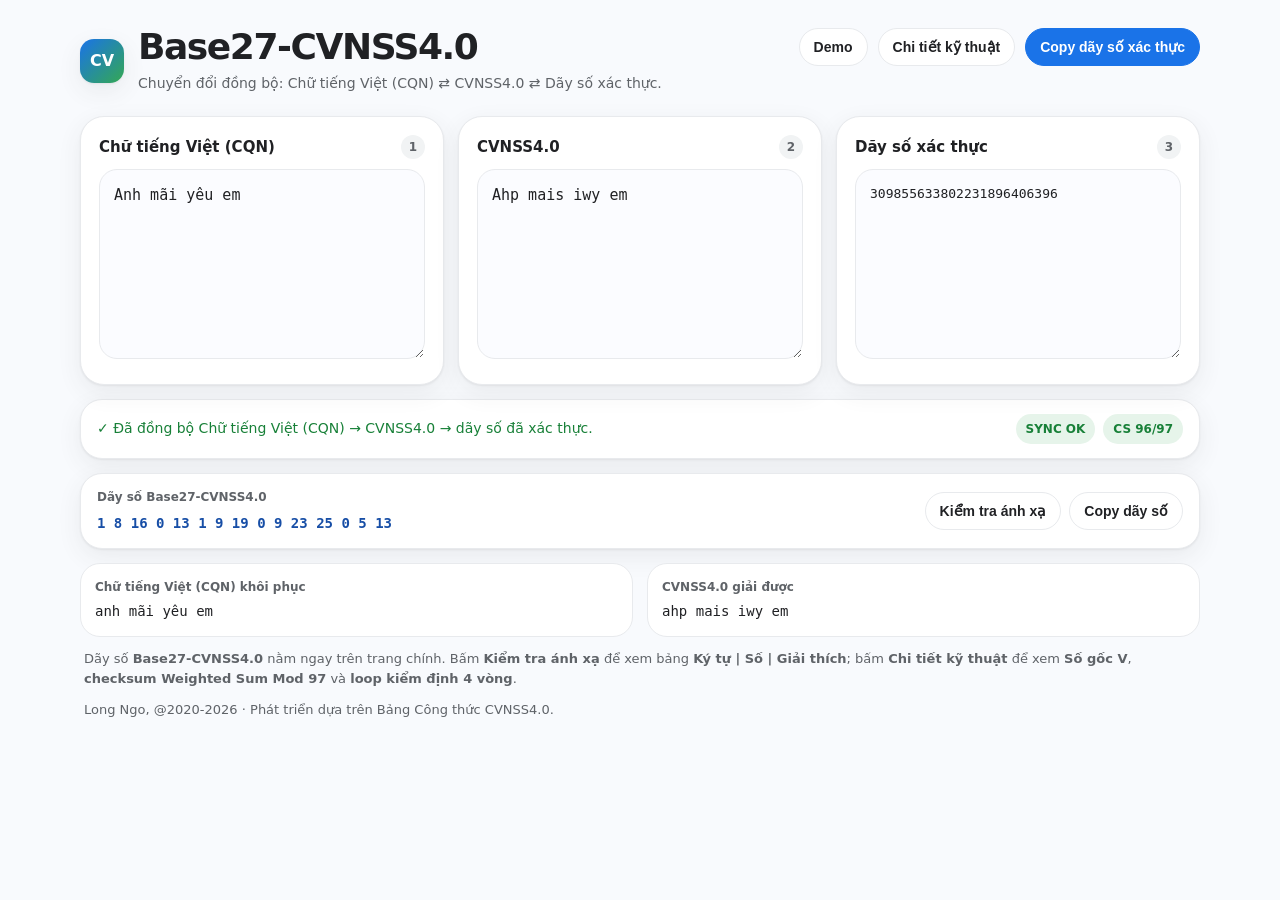
<file: index.html>
<!DOCTYPE html>
<html lang="vi">
<head>
  <meta charset="UTF-8" />
  <meta name="viewport" content="width=device-width, initial-scale=1.0" />
  <title>Base27-CVNSS4.0 · Dãy số xác thực</title>
  <style>
    :root {
      --bg:#f8fafd; --card:#fff; --text:#202124; --muted:#5f6368; --line:#e8eaed;
      --blue:#1a73e8; --blue-weak:#e8f0fe; --green:#188038; --red:#d93025; --amber:#f9ab00;
      --shadow:0 1px 2px rgba(60,64,67,.08),0 8px 24px rgba(60,64,67,.08);
      --radius:24px;
    }
    *{box-sizing:border-box}
    body{margin:0;background:var(--bg);color:var(--text);font-family:Google Sans,Inter,Roboto,system-ui,-apple-system,Segoe UI,sans-serif;line-height:1.5}
    .shell{width:min(1120px,calc(100% - 32px));margin:0 auto;padding:28px 0 44px}
    header{display:flex;align-items:flex-start;justify-content:space-between;gap:16px;margin-bottom:22px}
    .brand{display:flex;gap:14px;align-items:center}
    .logo{width:44px;height:44px;border-radius:14px;background:linear-gradient(135deg,#1a73e8,#34a853);display:grid;place-items:center;color:#fff;font-weight:750;box-shadow:var(--shadow)}
    h1{font-size:clamp(24px,4vw,36px);line-height:1.08;margin:0;letter-spacing:-.04em}
    .subtitle{margin:6px 0 0;color:var(--muted);font-size:14px}
    .actions{display:flex;gap:10px;flex-wrap:wrap;justify-content:flex-end}
    button{border:1px solid var(--line);background:#fff;color:var(--text);border-radius:999px;padding:10px 14px;font-weight:650;font-size:14px;cursor:pointer;transition:.15s ease;white-space:nowrap}
    button:hover{box-shadow:0 1px 4px rgba(60,64,67,.18)}
    button.primary{background:var(--blue);border-color:var(--blue);color:#fff}
    button.ghost{background:transparent}
    .grid{display:grid;grid-template-columns:repeat(3,1fr);gap:14px}
    .card{background:var(--card);border:1px solid var(--line);border-radius:var(--radius);box-shadow:var(--shadow);padding:18px}
    .card h2{font-size:15px;margin:0 0 10px;display:flex;align-items:center;justify-content:space-between;gap:8px}
    .step{font-size:12px;color:var(--muted);font-weight:600;background:#f1f3f4;border-radius:999px;padding:3px 8px}
    textarea{width:100%;min-height:190px;border:1px solid var(--line);border-radius:18px;background:#fbfcff;padding:14px;resize:vertical;color:var(--text);font:500 15px/1.55 ui-monospace,SFMono-Regular,Consolas,Roboto Mono,monospace;outline:none;transition:.15s ease}
    textarea:focus{border-color:var(--blue);box-shadow:0 0 0 4px var(--blue-weak);background:#fff}
    .number textarea{font-size:13px;word-break:break-all}
    .statusbar{margin-top:14px;display:grid;grid-template-columns:1fr auto;gap:12px;align-items:center;background:#fff;border:1px solid var(--line);border-radius:22px;padding:14px 16px;box-shadow:var(--shadow)}
    .status{font-size:14px;color:var(--muted)}
    .status.ok{color:var(--green)} .status.bad{color:var(--red)} .status.warn{color:#8a5a00}
    .chips{display:flex;gap:8px;flex-wrap:wrap;justify-content:flex-end}
    .chip{font-size:12px;font-weight:700;border-radius:999px;padding:6px 10px;background:#f1f3f4;color:var(--muted)}
    .chip.ok{background:#e6f4ea;color:var(--green)} .chip.bad{background:#fce8e6;color:var(--red)} .chip.warn{background:#fef7e0;color:#8a5a00}
    .result{display:grid;grid-template-columns:1fr 1fr;gap:14px;margin-top:14px}
    .mini{background:#fff;border:1px solid var(--line);border-radius:20px;padding:14px;min-height:72px}
    .mini label{display:block;color:var(--muted);font-size:12px;font-weight:700;margin-bottom:5px}
    .digit-card{margin-top:14px;background:#fff;border:1px solid var(--line);border-radius:22px;padding:14px 16px;box-shadow:var(--shadow);display:grid;grid-template-columns:1fr auto;gap:12px;align-items:center}
    .digit-card label{display:block;color:var(--muted);font-size:12px;font-weight:800;margin-bottom:6px}
    .digit-value{font:600 14px/1.6 ui-monospace,SFMono-Regular,Consolas,Roboto Mono,monospace;word-break:break-word;white-space:pre-wrap;color:#174ea6}
    .digit-actions{display:flex;gap:8px;flex-wrap:wrap;justify-content:flex-end}
    .table-wrap{overflow:auto;border:1px solid var(--line);border-radius:18px;background:#fff}
    table.map-table{width:100%;border-collapse:collapse;font-size:13px}
    .map-table th,.map-table td{padding:10px 12px;border-bottom:1px solid var(--line);text-align:left;vertical-align:top}
    .map-table th{position:sticky;top:0;background:#f8fafd;color:var(--muted);font-weight:800}
    .map-table tr:last-child td{border-bottom:0}
    .char-pill{display:inline-grid;place-items:center;min-width:34px;height:28px;border-radius:10px;background:#e8f0fe;color:#174ea6;font-weight:800;font-family:ui-monospace,SFMono-Regular,Consolas,Roboto Mono,monospace}
    .char-space{background:#f1f3f4;color:#5f6368}
    .mono{font-family:ui-monospace,SFMono-Regular,Consolas,Roboto Mono,monospace;font-size:14px;white-space:pre-wrap;word-break:break-word}
    .help{font-size:13px;color:var(--muted);margin:12px 4px 0}
    dialog{width:min(940px,calc(100% - 28px));border:0;border-radius:28px;padding:0;box-shadow:0 24px 70px rgba(32,33,36,.28);background:#fff;color:var(--text)}
    dialog::backdrop{background:rgba(32,33,36,.42);backdrop-filter:blur(2px)}
    .modal-head{display:flex;justify-content:space-between;align-items:flex-start;gap:16px;padding:22px 22px 10px;border-bottom:1px solid var(--line)}
    .modal-head h3{margin:0;font-size:20px;letter-spacing:-.02em}
    .modal-head p{margin:4px 0 0;color:var(--muted);font-size:13px}
    .modal-body{padding:18px 22px 22px;display:grid;gap:14px}
    .detail-grid{display:grid;grid-template-columns:repeat(2,1fr);gap:12px}
    .detail{border:1px solid var(--line);border-radius:18px;background:#fafbff;padding:12px;min-height:64px}
    .detail label{font-size:12px;color:var(--muted);font-weight:750;display:block;margin-bottom:6px}
    .detail .value{font:500 13px/1.5 ui-monospace,SFMono-Regular,Consolas,Roboto Mono,monospace;word-break:break-all;white-space:pre-wrap}
    .audit-list{display:grid;gap:8px}
    .audit-item{display:grid;grid-template-columns:14px 1fr auto;gap:10px;align-items:center;border:1px solid var(--line);border-radius:14px;padding:10px;background:#fff}
    .audit-item b{display:block;font-size:13px} .audit-item span{display:block;color:var(--muted);font-size:12px}
    .dot{width:10px;height:10px;border-radius:50%;background:#dadce0} .dot.ok{background:var(--green)} .dot.bad{background:var(--red)}
    .hide{display:none!important}
    @media (max-width:900px){.grid{grid-template-columns:1fr} textarea{min-height:140px} header{display:block} .actions{justify-content:flex-start;margin-top:14px} .statusbar,.result,.detail-grid,.digit-card{grid-template-columns:1fr}.digit-actions{justify-content:flex-start}}
    @media (max-width:520px){.shell{width:min(100% - 20px,1120px);padding-top:16px} .card{padding:14px;border-radius:20px} .statusbar{padding:12px;border-radius:18px} button{padding:9px 12px}}
  </style>
</head>
<body>
  <main class="shell">
    <header>
      <div class="brand">
        <div class="logo">CV</div>
        <div>
          <h1>Base27-CVNSS4.0</h1>
          <p class="subtitle">Chuyển đổi đồng bộ: Chữ tiếng Việt (CQN) ⇄ CVNSS4.0 ⇄ Dãy số xác thực.</p>
        </div>
      </div>
      <div class="actions">
        <button id="btnUseKnown" type="button">Demo</button>
        <button id="btnOpenDetails" type="button">Chi tiết kỹ thuật</button>
        <button id="btnCopySecured" class="primary" type="button">Copy dãy số xác thực</button>
      </div>
    </header>

    <section class="grid" aria-label="Bộ chuyển đổi chính">
      <article class="card">
        <h2>Chữ tiếng Việt (CQN) <span class="step">1</span></h2>
        <textarea id="cqnText" spellcheck="false" placeholder="Nhập chữ tiếng Việt có dấu...">Anh mãi yêu em</textarea>
      </article>
      <article class="card">
        <h2>CVNSS4.0 <span class="step">2</span></h2>
        <textarea id="cvssText" spellcheck="false" placeholder="Nhập hoặc xem mã CVNSS4.0..."></textarea>
      </article>
      <article class="card number">
        <h2>Dãy số xác thực <span class="step">3</span></h2>
        <textarea id="securedInput" inputmode="numeric" spellcheck="false" placeholder="Dán dãy số đã xác thực... Ví dụ: 309855633802231896406396"></textarea>
      </article>
    </section>

    <section class="statusbar" aria-live="polite">
      <div id="mainStatus" class="status">Đang khởi tạo...</div>
      <div class="chips">
        <span id="syncChip" class="chip">SYNC</span>
        <span id="checksumChip" class="chip">CS</span>
      </div>
    </section>

    <section class="digit-card" aria-label="Dãy số Base27-CVNSS4.0">
      <div>
        <label>Dãy số Base27-CVNSS4.0</label>
        <div id="mainDigSeq" class="digit-value">—</div>
      </div>
      <div class="digit-actions">
        <button id="btnOpenDigitMap" type="button">Kiểm tra ánh xạ</button>
        <button id="btnCopyDigits" type="button">Copy dãy số</button>
      </div>
    </section>

    <section class="result">
      <div class="mini">
        <label>Chữ tiếng Việt (CQN) khôi phục</label>
        <div id="decCqn" class="mono"></div>
      </div>
      <div class="mini">
        <label>CVNSS4.0 giải được</label>
        <div id="decCvss" class="mono"></div>
      </div>
    </section>
    <p class="help">Dãy số <b>Base27-CVNSS4.0</b> nằm ngay trên trang chính. Bấm <b>Kiểm tra ánh xạ</b> để xem bảng <b>Ký tự | Số | Giải thích</b>; bấm <b>Chi tiết kỹ thuật</b> để xem <b>Số gốc V</b>, <b>checksum Weighted Sum Mod 97</b> và <b>loop kiểm định 4 vòng</b>.</p>
    <p class="help">Long Ngo, @2020-2026 · Phát triển dựa trên Bảng Công thức CVNSS4.0.</p>
  </main>

  <dialog id="detailsDialog">
    <div class="modal-head">
      <div>
        <h3>Chi tiết kỹ thuật</h3>
        <p>Thông tin kiểm tra chỉ hiện khi cần, không làm rối giao diện chính.</p>
      </div>
      <button id="btnCloseDetails" type="button">Đóng</button>
    </div>
    <div class="modal-body">
      <div class="actions" style="justify-content:flex-start">
        <button id="btnRunAudit" type="button">Chạy loop 4 vòng</button>
        <button id="btnCopyRaw" type="button">Copy V</button>
      </div>
      <textarea id="baseInput" class="hide" aria-hidden="true"></textarea>
      <div class="detail-grid">
        <div class="detail"><label>CVNSS chuẩn hóa để mã hóa</label><div id="encCanon" class="value"></div></div>
        <div class="detail"><label>Dãy số Base27-CVNSS4.0</label><div id="digSeq" class="value"></div></div>
        <div class="detail"><label>Số gốc V</label><div id="rawNum" class="value"></div></div>
        <div class="detail"><label>Dãy số đã xác thực T = V×100+CS</label><div id="securedOut" class="value"></div></div>
        <div class="detail"><label>Checksum Weighted Sum Mod 97</label><div id="csOut" class="value"></div></div>
        <div class="detail"><label>Dãy số khi giải mã</label><div id="decDigits" class="value"></div></div>
        <div class="detail"><label>cvss / cvn</label><div class="value">cvss: <span id="cvssOut"></span>
cvn: <span id="cvnOut"></span></div></div>
        <div class="detail"><label>Biến thể IN HOA</label><div id="decCqnUpper" class="value"></div></div>
        <div class="detail"><label>Thống kê</label><div class="value">Ký tự: <span id="mChars">0</span>
Số chữ số T: <span id="mDigits">0</span>
UTF-8: <span id="mUtf8">0</span> byte
V: <span id="mRaw">0</span></div></div>
        <div class="detail"><label>Trạng thái mã hóa</label><div id="encStatus" class="value"></div></div>
        <div class="detail"><label>Trạng thái chuyển đổi</label><div id="convStatus" class="value"></div></div>
        <div class="detail"><label>Trạng thái giải mã</label><div id="decStatus" class="value"></div></div>
      </div>
      <div class="detail">
        <label>Loop kiểm định <span id="auditSummary" class="chip">—</span></label>
        <div id="auditList" class="audit-list"></div>
      </div>
    </div>
  </dialog>

  <dialog id="digitMapDialog">
    <div class="modal-head">
      <div>
        <h3>Bảng ánh xạ Base27-CVNSS4.0</h3>
        <p>Quy tắc tương thích Base27 dựa trên CVNSS4.0: khoảng trắng = 0, A = 1, B = 2, …, Z = 26.</p>
      </div>
      <button id="btnCloseDigitMap" type="button">Đóng</button>
    </div>
    <div class="modal-body">
      <div class="detail">
        <label>Chuỗi CVNSS4.0 đang kiểm tra</label>
        <div id="digitMapSource" class="value"></div>
      </div>
      <div class="detail">
        <label>Dãy số Base27-CVNSS4.0</label>
        <div id="digitMapDigits" class="value"></div>
      </div>
      <div class="table-wrap">
        <table class="map-table" aria-label="Bảng ánh xạ ký tự Base27-CVNSS4.0">
          <thead><tr><th>Vị trí</th><th>Ký tự</th><th>Số</th><th>Giải thích</th></tr></thead>
          <tbody id="digitMapBody"></tbody>
        </table>
      </div>
    </div>
  </dialog>

  <script>

const CVNSSConverter = (function() {
            "use strict";
            const V = "4.1.0-pro",
                R = "CVNSS4.0 official formula + 56-rime patch + GI/i reverse fix";
            const cons = {
                cqn: ["ngh", "ng", "ch", "gh", "kh", "nh", "ph", "th", "tr", "gi", "qu", "b", "k", "d", "đ", "g", "h", "c",
                    "l", "m", "n", "r", "s", "t", "v", "x"
                ],
                cvn: ["w", "w", "ch", "g", "k", "nh", "f", "th", "tr", "j", "q", "b", "c", "z", "d", "g", "h", "c", "l", "m",
                    "n", "r", "s", "t", "v", "x"
                ]
            };
            const vwl = {
                cqn: ["a", "à", "ả", "ã", "á", "ạ", "oa", "òa", "ỏa", "õa", "óa", "ọa", "oà", "oả", "oã", "oá", "oạ", "oác",
                    "oạc", "oách", "oạch", "oai", "oài", "oải", "oãi", "oái", "oại", "oao", "oào", "oảo", "oão", "oáo",
                    "oạo", "oáp", "oạp", "oát", "oạt", "oắt", "oặt", "oắc", "oặc", "oăn", "oằn", "oẳn", "oẵn", "oắn",
                    "oặn", "oăm", "oằm", "oẳm", "oẵm", "oắm", "oặm", "oăng", "oằng", "oẳng", "oẵng", "oắng", "oặng",
                    "oay", "oày", "oảy", "oãy", "oáy", "oạy", "ác", "ạc", "ách", "ạch", "ai", "ài", "ải", "ãi", "ái",
                    "ại", "am", "àm", "ảm", "ãm", "ám", "ạm", "an", "àn", "ản", "ãn", "án", "ạn", "oan", "oàn", "oản",
                    "oãn", "oán", "oạn", "oanh", "oành", "oảnh", "oãnh", "oánh", "oạnh", "ang", "àng", "ảng", "ãng",
                    "áng", "ạng", "oang", "oàng", "oảng", "oãng", "oáng", "oạng", "anh", "ành", "ảnh", "ãnh", "ánh",
                    "ạnh", "ao", "ào", "ảo", "ão", "áo", "ạo", "áp", "ạp", "át", "ạt", "au", "àu", "ảu", "áu", "ạu",
                    "ay", "ày", "ảy", "ãy", "áy", "ạy", "ắc", "ặc", "ăm", "ằm", "ẳm", "ẵm", "ắm", "ặm", "ăn", "ằn",
                    "ẳn", "ẵn", "ắn", "ặn", "ăng", "ằng", "ẳng", "ẵng", "ắng", "ặng", "ắp", "ặp", "ắt", "ặt", "ấc",
                    "ậc", "âm", "ầm", "ẩm", "ẫm", "ấm", "ậm", "ân", "ần", "ẩn", "ẫn", "ấn", "ận", "âng", "ầng", "ẩng",
                    "ẫng", "ấng", "ậng", "uân", "uần", "uẩn", "uẫn", "uấn", "uận", "uâng", "uầng", "uẩng", "uẫng",
                    "uấng", "uậng", "ấp", "ập", "ất", "ật", "uất", "uật", "âu", "ầu", "ẩu", "ẫu", "ấu", "ậu", "ây",
                    "ầy", "ẩy", "ẫy", "ấy", "ậy", "uây", "uầy", "uẩy", "uẫy", "uấy", "uậy", "e", "è", "ẻ", "ẽ", "é",
                    "ẹ", "oe", "òe", "ỏe", "õe", "óe", "ọe", "éc", "ẹc", "em", "èm", "ẻm", "ẽm", "ém", "ẹm", "en",
                    "èn", "ẻn", "ẽn", "én", "ẹn", "oen", "oèn", "oẻn", "oẽn", "oén", "oẹn", "eng", "èng", "ẻng",
                    "ẽng", "éng", "ẹng", "eo", "èo", "ẻo", "ẽo", "éo", "ẹo", "oeo", "oèo", "oẻo", "oẽo", "oéo",
                    "oẹo", "ép", "ẹp", "ét", "ẹt", "oét", "oẹt", "ê", "ề", "ể", "ễ", "ế", "ệ", "uê", "uề", "uể",
                    "uễ", "uế", "uệ", "ếch", "ệch", "uếch", "uệch", "êm", "ềm", "ểm", "ễm", "ếm", "ệm", "ên", "ền",
                    "ển", "ễn", "ến", "ện", "ênh", "ềnh", "ểnh", "ễnh", "ếnh", "ệnh", "uênh", "uềnh", "uểnh", "uễnh",
                    "uếnh", "uệnh", "ếp", "ệp", "ết", "ệt", "êu", "ều", "ểu", "ễu", "ếu", "ệu", "i", "ì", "ỉ", "ĩ",
                    "í", "ị", "uy", "ùy", "ủy", "ũy", "úy", "ụy", "uỳ", "uỷ", "uỹ", "uý", "uỵ", "ia", "ìa", "ỉa",
                    "ĩa", "ía", "ịa", "uya", "íc", "ích", "ịch", "uých", "uỵch", "iếc", "iệc", "iêm", "iềm", "iểm",
                    "iễm", "iếm", "iệm", "iên", "iền", "iển", "iễn", "iến", "iện", "uyên", "uyền", "uyển", "uyễn",
                    "uyến", "uyện", "iêng", "iềng", "iểng", "iễng", "iếng", "iệng", "iếp", "iệp", "iết", "iệt",
                    "uyết", "uyệt", "iêu", "iều", "iểu", "iễu", "iếu", "iệu", "yêt", "yệt", "yên", "yền", "yển",
                    "yễn", "yến", "yện", "yêm", "yềm", "yểm", "yễm", "yếm", "yệm", "yêng", "yềng", "yểng", "yễng",
                    "yếng", "yệnh", "yêu", "yều", "yểu", "yễu", "yếu", "yệu", "im", "ìm", "ỉm", "ĩm", "ím", "ịm",
                    "in", "ìn", "ỉn", "ĩn", "ín", "ịn", "inh", "ình", "ỉnh", "ĩnh", "ính", "ịnh", "uynh", "uỳnh",
                    "uỷnh", "uỹnh", "uýnh", "uỵnh", "íp", "ịp", "uýp", "uỵp", "ít", "ịt", "uýt", "uỵt", "iu", "ìu",
                    "ỉu", "ĩu", "íu", "ịu", "uyu", "uỳu", "uỷu", "uỹu", "uýu", "uỵu", "uỳn", "uỷn", "uỹn", "uýn",
                    "uỵn", "o", "ò", "ỏ", "õ", "ó", "ọ", "óc", "ọc", "oi", "òi", "ỏi", "õi", "ói", "ọi", "om", "òm",
                    "ỏm", "õm", "óm", "ọm", "on", "òn", "ỏn", "õn", "ón", "ọn", "ong", "òng", "ỏng", "õng", "óng",
                    "ọng", "oóc", "oong", "oòng", "oỏng", "oõng", "oóng", "oòng", "oọng", "óp", "ọp", "ót", "ọt",
                    "ô", "ồ", "ổ", "ỗ", "ố", "ộ", "ốc", "ộc", "ôi", "ồi", "ổi", "ỗi", "ối", "ội", "ôm", "ồm", "ổm",
                    "ỗm", "ốm", "ộm", "ôn", "ồn", "ổn", "ỗn", "ốn", "ộn", "ông", "ồng", "ổng", "ỗng", "ống", "ộng",
                    "ốp", "ộp", "ốt", "ột", "ơ", "ờ", "ở", "ỡ", "ớ", "ợ", "ơi", "ời", "ởi", "ỡi", "ới", "ợi", "ơm",
                    "ờm", "ởm", "ỡm", "ớm", "ợm", "ơn", "ờn", "ởn", "ỡn", "ớn", "ợn", "ơng", "ờng", "ởng", "ỡng",
                    "ớng", "ợng", "ớp", "ợp", "ớt", "ợt", "u", "ù", "ủ", "ũ", "ú", "ụ", "ua", "ùa", "ủa", "ũa",
                    "úa", "ụa", "úc", "ục", "ui", "ùi", "ủi", "ũi", "úi", "ụi", "um", "ùm", "ủm", "ũm", "úm", "ụm",
                    "un", "ùn", "ủn", "ũn", "ún", "ụn", "ung", "ùng", "ủng", "ũng", "úng", "ụng", "uơ", "uờ", "uở",
                    "uỡ", "uớ", "uợ", "uơn", "uờn", "uởn", "uỡn", "uớn", "uợn", "uớt", "uợt", "uốc", "uộc", "uôi",
                    "uồi", "uổi", "uỗi", "uối", "uội", "uôm", "uồm", "uổm", "uỗm", "uốm", "uộm", "uôn", "uồn",
                    "uổn", "uỗn", "uốn", "uộn", "uông", "uồng", "uổng", "uỗng", "uống", "uộng", "uốt", "uột",
                    "uốp", "uộp", "úp", "ụp", "út", "ụt", "ư", "ừ", "ử", "ữ", "ứ", "ự", "ưa", "ừa", "ửa", "ữa",
                    "ứa", "ựa", "ức", "ực", "ưi", "ừi", "ửi", "ữi", "ứi", "ựi", "ưm", "ừm", "ửm", "ữm", "ứm",
                    "ựm", "ưn", "ừn", "ửn", "ữn", "ứn", "ựn", "ưng", "ừng", "ửng", "ững", "ứng", "ựng", "ước",
                    "ược", "ươi", "ười", "ưởi", "ưỡi", "ưới", "ượi", "ươm", "ườm", "ưởm", "ưỡm", "ướm", "ượm",
                    "ươn", "ườn", "ưởn", "ưỡn", "ướn", "ượn", "ương", "ường", "ưởng", "ưỡng", "ướng", "ượng",
                    "ướp", "ượp", "ướt", "ượt", "ươu", "ườu", "ưởu", "ưỡu", "ướu", "ượu", "ứt", "ựt", "ưu",
                    "ừu", "ửu", "ữu", "ứu", "ựu", "y", "ỳ", "ỷ", "ỹ", "ý", "ỵ", "ỳa", "ỷa", "ỹa", "ýa", "ỵa"
                ],
                cvn: ["a", "al", "az", "as", "aj", "ar", "oa", "oal", "oaz", "oas", "oaj", "oar", "oal", "oaz", "oas",
                    "oaj", "oar", "osj", "osr", "oakj", "oakr", "ojp", "ojl", "ojz", "ojs", "ojj", "ojr", "owp",
                    "owl", "owz", "ows", "owj", "owr", "ofj", "ofr", "odj", "odr", "adx", "adh", "asx", "ash",
                    "alo", "alk", "alv", "alw", "alx", "alh", "avo", "avk", "avv", "avw", "avx", "avh", "azo",
                    "azk", "azv", "azw", "azx", "azh", "ajp", "ajl", "ajz", "ajs", "ajj", "ajr", "ac", "acr",
                    "akj", "akr", "ai", "ail", "aiz", "ais", "aij", "air", "am", "aml", "amz", "ams", "amj",
                    "amr", "an", "anl", "anz", "ans", "anj", "anr", "olp", "oll", "olz", "ols", "olj", "olr",
                    "oahp", "oahl", "oahz", "oahs", "oahj", "oahr", "agp", "agl", "agz", "ags", "agj", "agr",
                    "ozp", "ozl", "ozz", "ozs", "ozj", "ozr", "ahp", "ahl", "ahz", "ahs", "ahj", "ahr", "ao",
                    "aol", "aoz", "aos", "aoj", "aor", "ap", "apr", "at", "atr", "au", "aul", "auz", "auj",
                    "aur", "ay", "ayl", "ayz", "ays", "ayj", "ayr", "acx", "ach", "amo", "amk", "amv", "amw",
                    "amx", "amh", "ano", "ank", "anv", "anw", "anx", "anh", "ago", "agk", "agv", "agw", "agx",
                    "agh", "apx", "aph", "atx", "ath", "acb", "acf", "amy", "amd", "amq", "amg", "amb", "amf",
                    "any", "and", "anq", "ang", "anb", "anf", "agy", "agd", "agq", "agg", "agb", "agf", "aly",
                    "ald", "alq", "alg", "alb", "alf", "azy", "azd", "azq", "azg", "azb", "azf", "apb", "apf",
                    "atb", "atf", "adb", "adf", "auy", "aud", "auq", "aug", "aub", "auf", "ayy", "ayd", "ayq",
                    "ayg", "ayb", "ayf", "ajy", "ajd", "ajq", "ajg", "ajb", "ajf", "e", "el", "ez", "es", "ej",
                    "er", "oe", "oel", "oez", "oes", "oej", "oer", "ec", "ecr", "em", "eml", "emz", "ems",
                    "emj", "emr", "en", "enl", "enz", "ens", "enj", "enr", "elp", "ell", "elz", "els", "elj",
                    "elr", "egp", "egl", "egz", "egs", "egj", "egr", "eo", "eol", "eoz", "eos", "eoj", "eor",
                    "ewp", "ewl", "ewz", "ews", "ewj", "ewr", "ep", "epr", "et", "etr", "edj", "edr", "ey",
                    "ed", "eq", "eg", "eb", "ef", "uey", "ued", "ueq", "ueg", "ueb", "uef", "ekb", "ekf",
                    "uekb", "uekf", "emy", "emd", "emq", "emg", "emb", "emf", "eny", "end", "enq", "eng",
                    "enb", "enf", "ehy", "ehd", "ehq", "ehg", "ehb", "ehf", "uehy", "uehd", "uehq", "uehg",
                    "uehb", "uehf", "epb", "epf", "etb", "etf", "euy", "eud", "euq", "eug", "eub", "euf",
                    "i", "il", "iz", "is", "ij", "ir", "y", "yl", "yz", "ys", "yj", "yr", "yl", "yz", "ys",
                    "yj", "yr", "ia", "ial", "iaz", "ias", "iaj", "iar", "ya", "ic", "ikj", "ikr", "ykj",
                    "ykr", "isb", "isf", "ivy", "ivd", "ivq", "ivg", "ivb", "ivf", "ily", "ild", "ilq", "ilg",
                    "ilb", "ilf", "yly", "yld", "ylq", "ylg", "ylb", "ylf", "izy", "izd", "izq", "izg", "izb",
                    "izf", "ifb", "iff", "idb", "idf", "ydb", "ydf", "iwy", "iwd", "iwq", "iwg", "iwb", "iwf",
                    "idb", "idf", "ily", "ild", "ilq", "ilg", "ilb", "ilf", "ivy", "ivd", "ivq", "ivg", "ivb",
                    "ivf", "izy", "izd", "izq", "izg", "izb", "izf", "iwy", "iwd", "iwq", "iwg", "iwb", "iwf",
                    "im", "iml", "imz", "ims", "imj", "imr", "in", "inl", "inz", "ins", "inj", "inr", "ihp",
                    "ihl", "ihz", "ihs", "ihj", "ihr", "yhp", "yhl", "yhz", "yhs", "yhj", "yhr", "ip", "ipr",
                    "yp", "ypr", "it", "itr", "yt", "ytr", "iu", "iul", "iuz", "ius", "iuj", "iur", "yu",
                    "yul", "yuz", "yus", "yuj", "yur", "ynl", "ynz", "yns", "ynj", "ynr", "o", "ol", "oz",
                    "os", "oj", "or", "oc", "ocr", "oi", "oil", "oiz", "ois", "oij", "oir", "om", "oml",
                    "omz", "oms", "omj", "omr", "on", "onl", "onz", "ons", "onj", "onr", "ogp", "ogl", "ogz",
                    "ogs", "ogj", "ogr", "ooc", "oog", "oogl", "oogz", "oogs", "oogj", "oogl", "oogr", "op",
                    "opr", "ot", "otr", "oy", "od", "oq", "og", "ob", "of", "ocb", "ocf", "oiy", "oid", "oiq",
                    "oig", "oib", "oif", "omy", "omd", "omq", "omg", "omb", "omf", "ony", "ond", "onq", "ong",
                    "onb", "onf", "ogy", "ogd", "ogq", "ogg", "ogb", "ogf", "opb", "opf", "otb", "otf", "oo",
                    "ok", "ov", "ow", "ox", "oh", "oio", "oik", "oiv", "oiw", "oix", "oih", "omo", "omk",
                    "omv", "omw", "omx", "omh", "ono", "onk", "onv", "onw", "onx", "onh", "ogo", "ogk", "ogv",
                    "ogw", "ogx", "ogh", "opx", "oph", "otx", "oth", "u", "ul", "uz", "us", "uj", "ur", "ua",
                    "ual", "uaz", "uas", "uaj", "uar", "uc", "ucr", "ui", "uil", "uiz", "uis", "uij", "uir",
                    "um", "uml", "umz", "ums", "umj", "umr", "un", "unl", "unz", "uns", "unj", "unr", "ugp",
                    "ugl", "ugz", "ugs", "ugj", "ugr", "uoo", "uok", "uov", "uow", "uox", "uoh", "olo", "olk",
                    "olv", "olw", "olx", "olh", "odx", "odh", "usb", "usf", "ujy", "ujd", "ujq", "ujg", "ujb",
                    "ujf", "uvy", "uvd", "uvq", "uvg", "uvb", "uvf", "uly", "uld", "ulq", "ulg", "ulb", "ulf",
                    "uzy", "uzd", "uzq", "uzg", "uzb", "uzf", "udb", "udf", "ufb", "uff", "up", "upr", "ut",
                    "utr", "uo", "uk", "uv", "uw", "ux", "uh", "uao", "uak", "uav", "uaw", "uax", "uah",
                    "ucx", "uch", "uio", "uik", "uiv", "uiw", "uix", "uih", "umo", "umk", "umv", "umw", "umx",
                    "umh", "uno", "unk", "unv", "unw", "unx", "unh", "ugo", "ugk", "ugv", "ugw", "ugx", "ugh",
                    "usx", "ush", "ujo", "ujk", "ujv", "ujw", "ujx", "ujh", "uvo", "uvk", "uvv", "uvw", "uvx",
                    "uvh", "ulo", "ulk", "ulv", "ulw", "ulx", "ulh", "uzo", "uzk", "uzv", "uzw", "uzx", "uzh",
                    "ufx", "ufh", "udx", "udh", "uwo", "uwk", "uwv", "uww", "uwx", "uwh", "utx", "uth", "uuo",
                    "uuk", "uuv", "uuw", "uux", "uuh", "i", "il", "iz", "is", "ij", "ir", "ial", "iaz", "ias",
                    "iaj", "iar"
                ],
                cvss: ["a", "al", "az", "as", "aj", "ar", "oa", "oal", "oaz", "oas", "oaj", "oar", "oal", "oaz", "oas",
                    "oaj", "oar", "osj", "osr", "oakj", "oakr", "ojp", "ojl", "ojz", "ojs", "ojj", "ojr", "owp",
                    "owl", "owz", "ows", "owj", "owr", "ofj", "ofr", "odj", "odr", "adx", "adh", "asx", "ash",
                    "alo", "alk", "alv", "alw", "alx", "alh", "avo", "avk", "avv", "avw", "avx", "avh", "azo",
                    "azk", "azv", "azw", "azx", "azh", "ajp", "ajl", "ajz", "ajs", "ajj", "ajr", "ac", "acr",
                    "akj", "akr", "ai", "ail", "aiz", "ais", "aij", "air", "am", "aml", "amz", "ams", "amj",
                    "amr", "an", "anl", "anz", "ans", "anj", "anr", "olp", "oll", "olz", "ols", "olj", "olr",
                    "oahp", "oahl", "oahz", "oahs", "oahj", "oahr", "agp", "agl", "agz", "ags", "agj", "agr",
                    "ozp", "ozl", "ozz", "ozs", "ozj", "ozr", "ahp", "ahl", "ahz", "ahs", "ahj", "ahr", "ao",
                    "aol", "aoz", "aos", "aoj", "aor", "ap", "apr", "at", "atr", "au", "aul", "auz", "auj",
                    "aur", "ay", "ayl", "ayz", "ays", "ayj", "ayr", "acx", "ach", "amo", "amk", "amv", "amw",
                    "amx", "amh", "ano", "ank", "anv", "anw", "anx", "anh", "ago", "agk", "agv", "agw", "agx",
                    "agh", "apx", "aph", "atx", "ath", "acb", "acf", "amy", "amd", "amq", "amg", "amb", "amf",
                    "any", "and", "anq", "ang", "anb", "anf", "agy", "agd", "agq", "agg", "agb", "agf", "aly",
                    "ald", "alq", "alg", "alb", "alf", "azy", "azd", "azq", "azg", "azb", "azf", "apb", "apf",
                    "atb", "atf", "adb", "adf", "auy", "aud", "auq", "aug", "aub", "auf", "ayy", "ayd", "ayq",
                    "ayg", "ayb", "ayf", "ajy", "ajd", "ajq", "ajg", "ajb", "ajf", "e", "el", "ez", "es", "ej",
                    "er", "oe", "oel", "oez", "oes", "oej", "oer", "ec", "ecr", "em", "eml", "emz", "ems",
                    "emj", "emr", "en", "enl", "enz", "ens", "enj", "enr", "elp", "ell", "elz", "els", "elj",
                    "elr", "egp", "egl", "egz", "egs", "egj", "egr", "eo", "eol", "eoz", "eos", "eoj", "eor",
                    "ewp", "ewl", "ewz", "ews", "ewj", "ewr", "ep", "epr", "et", "etr", "edj", "edr", "ey",
                    "ed", "eq", "eg", "eb", "ef", "uey", "ued", "ueq", "ueg", "ueb", "uef", "ekb", "ekf",
                    "uekb", "uekf", "emy", "emd", "emq", "emg", "emb", "emf", "eny", "end", "enq", "eng",
                    "enb", "enf", "ehy", "ehd", "ehq", "ehg", "ehb", "ehf", "uehy", "uehd", "uehq", "uehg",
                    "uehb", "uehf", "epb", "epf", "etb", "etf", "euy", "eud", "euq", "eug", "eub", "euf",
                    "i", "il", "iz", "is", "ij", "ir", "y", "yl", "yz", "ys", "yj", "yr", "yl", "yz", "ys",
                    "yj", "yr", "ia", "ial", "iaz", "ias", "iaj", "iar", "ya", "ic", "ikj", "ikr", "ykj",
                    "ykr", "isb", "isf", "ivy", "ivd", "ivq", "ivg", "ivb", "ivf", "ily", "ild", "ilq", "ilg",
                    "ilb", "ilf", "yly", "yld", "ylq", "ylg", "ylb", "ylf", "izy", "izd", "izq", "izg", "izb",
                    "izf", "ifb", "iff", "idb", "idf", "ydb", "ydf", "iwy", "iwd", "iwq", "iwg", "iwb", "iwf",
                    "idb", "idf", "ily", "ild", "ilq", "ilg", "ilb", "ilf", "ivy", "ivd", "ivq", "ivg", "ivb",
                    "ivf", "izy", "izd", "izq", "izg", "izb", "izf", "iwy", "iwd", "iwq", "iwg", "iwb", "iwf",
                    "im", "iml", "imz", "ims", "imj", "imr", "in", "inl", "inz", "ins", "inj", "inr", "ihp",
                    "ihl", "ihz", "ihs", "ihj", "ihr", "yhp", "yhl", "yhz", "yhs", "yhj", "yhr", "ip", "ipr",
                    "yp", "ypr", "it", "itr", "yt", "ytr", "iu", "iul", "iuz", "ius", "iuj", "iur", "yu",
                    "yul", "yuz", "yus", "yuj", "yur", "ynl", "ynz", "yns", "ynj", "ynr", "o", "ol", "oz",
                    "os", "oj", "or", "oc", "ocr", "oi", "oil", "oiz", "ois", "oij", "oir", "om", "oml",
                    "omz", "oms", "omj", "omr", "on", "onl", "onz", "ons", "onj", "onr", "ogp", "ogl", "ogz",
                    "ogs", "ogj", "ogr", "ooc", "oog", "oogl", "oogz", "oogs", "oogj", "oogl", "oogr", "op",
                    "opr", "ot", "otr", "oy", "od", "oq", "og", "ob", "of", "ocb", "ocf", "oiy", "oid", "oiq",
                    "oig", "oib", "oif", "omy", "omd", "omq", "omg", "omb", "omf", "ony", "ond", "onq", "ong",
                    "onb", "onf", "ogy", "ogd", "ogq", "ogg", "ogb", "ogf", "opb", "opf", "otb", "otf", "oo",
                    "ok", "ov", "ow", "ox", "oh", "oio", "oik", "oiv", "oiw", "oix", "oih", "omo", "omk",
                    "omv", "omw", "omx", "omh", "ono", "onk", "onv", "onw", "onx", "onh", "ogo", "ogk", "ogv",
                    "ogw", "ogx", "ogh", "opx", "oph", "otx", "oth", "u", "ul", "uz", "us", "uj", "ur", "ua",
                    "ual", "uaz", "uas", "uaj", "uar", "uc", "ucr", "ui", "uil", "uiz", "uis", "uij", "uir",
                    "um", "uml", "umz", "ums", "umj", "umr", "un", "unl", "unz", "uns", "unj", "unr", "ugp",
                    "ugl", "ugz", "ugs", "ugj", "ugr", "uoo", "uok", "uov", "uow", "uox", "uoh", "olo", "olk",
                    "olv", "olw", "olx", "olh", "odx", "odh", "usb", "usf", "ujy", "ujd", "ujq", "ujg", "ujb",
                    "ujf", "uvy", "uvd", "uvq", "uvg", "uvb", "uvf", "uly", "uld", "ulq", "ulg", "ulb", "ulf",
                    "uzy", "uzd", "uzq", "uzg", "uzb", "uzf", "udb", "udf", "ufb", "uff", "up", "upr", "ut",
                    "utr", "uo", "uk", "uv", "uw", "ux", "uh", "uao", "uak", "uav", "uaw", "uax", "uah",
                    "ucx", "uch", "uio", "uik", "uiv", "uiw", "uix", "uih", "umo", "umk", "umv", "umw", "umx",
                    "umh", "uno", "unk", "unv", "unw", "unx", "unh", "ugo", "ugk", "ugv", "ugw", "ugx", "ugh",
                    "usx", "ush", "ujo", "ujk", "ujv", "ujw", "ujx", "ujh", "uvo", "uvk", "uvv", "uvw", "uvx",
                    "uvh", "ulo", "ulk", "ulv", "ulw", "ulx", "ulh", "uzo", "uzk", "uzv", "uzw", "uzx", "uzh",
                    "ufx", "ufh", "udx", "udh", "uwo", "uwk", "uwv", "uww", "uwx", "uwh", "utx", "uth", "uuo",
                    "uuk", "uuv", "uuw", "uux", "uuh", "i", "il", "iz", "is", "ij", "ir", "ial", "iaz", "ias",
                    "iaj", "iar"
                ]
            };
            const BASE_VOWEL_GROUPS = ["aàảãáạ", "ăằẳẵắặ", "âầẩẫấậ", "eèẻẽéẹ", "êềểễếệ", "iìỉĩíị", "oòỏõóọ", "ôồổỗốộ",
                "ơờởỡớợ", "uùủũúụ", "ưừửữứự", "yỳỷỹýỵ"
            ];
            const SPECIAL_CHARS = Object.freeze(["`", "“", "”", "<", ">", "@", "-", ";", "=", "…", " ", ",", ".", "?", "!",
                '"', "'", "(", ")", "[", "]", "{", "}", "%", "#", "$", "&", "_", "\\", "/", "*", ":", "+", "~", "^",
                "|", "\r\n", "\r", "\n"
            ]);
            const CVN_INITIALS = Object.freeze([
                ["ngh", "w"],
                ["ng", "w"],
                ["ph", "f"],
                ["qu", "q"],
                ["kh", "k"],
                ["gi", "j"],
                ["gh", "g"],
                ["k", "c"],
                ["d", "z"],
                ["đ", "d"],
                ["ch", "ch"],
                ["nh", "nh"],
                ["th", "th"],
                ["tr", "tr"],
                ["b", "b"],
                ["c", "c"],
                ["g", "g"],
                ["h", "h"],
                ["l", "l"],
                ["m", "m"],
                ["n", "n"],
                ["r", "r"],
                ["s", "s"],
                ["t", "t"],
                ["v", "v"],
                ["x", "x"]
            ].sort((a, b) => b[0].length - a[0].length));
            const CVN_CODE_INITIALS = Object.freeze([...new Set(CVN_INITIALS.map(([, c]) => c))].sort((a, b) => b.length - a
            .length));
            const CQN_TO_CVN_INITIAL = new Map(CVN_INITIALS.map(([c, v]) => [c, v]));
            const I_TO_Y = new Map([
                ["i", "y"],
                ["ì", "ỳ"],
                ["ỉ", "ỷ"],
                ["ĩ", "ỹ"],
                ["í", "ý"],
                ["ị", "ỵ"]
            ]);
            const Y_TO_I = new Map([...I_TO_Y].map(([i, y]) => [y, i]));
            const BASE_CACHE = new Map();

            function getBaseVowel(ch = "") {
                if (!ch) return "";
                if (BASE_CACHE.has(ch)) return BASE_CACHE.get(ch);
                const lower = ch.toLowerCase();
                for (const g of BASE_VOWEL_GROUPS)
                    if (g.includes(lower)) { BASE_CACHE.set(ch, g[0]); return g[0]; }
                BASE_CACHE.set(ch, lower);
                return lower;
            }

            function buildMap(from, to) {
                const m = new Map();
                for (let i = 0; i < from.length; i++) m.set(from[i], to[i]);
                return m;
            }
            const VOWEL = Object.freeze({
                cqnToCvn: buildMap(vwl.cqn, vwl.cvn),
                cqnToCvss: buildMap(vwl.cqn, vwl.cvss),
                cvnToCqn: buildMap(vwl.cvn, vwl.cqn),
                cvnToCvss: buildMap(vwl.cvn, vwl.cvss),
                cvssToCqn: buildMap(vwl.cvss, vwl.cqn),
                cvssToCvn: buildMap(vwl.cvss, vwl.cvn)
            });
            const PATCH = [
                ["uyêt", "ydy"],
                ["uyết", "ydb"],
                ["uyềt", "ydd"],
                ["uyểt", "ydq"],
                ["uyễt", "ydg"],
                ["uyệt", "ydf"],
                ["uyên", "yly"],
                ["uyến", "ylb"],
                ["uyền", "yld"],
                ["uyển", "ylq"],
                ["uyễn", "ylg"],
                ["uyện", "ylf"],
                ["iêt", "idy"],
                ["iết", "idb"],
                ["iềt", "idd"],
                ["iểt", "idq"],
                ["iễt", "idg"],
                ["iệt", "idf"],
                ["iêp", "ify"],
                ["iếp", "ifb"],
                ["iềp", "ifd"],
                ["iểp", "ifq"],
                ["iễp", "ifg"],
                ["iệp", "iff"],
                ["iêc", "isy"],
                ["iếc", "isb"],
                ["iềc", "isd"],
                ["iểc", "isq"],
                ["iễc", "isg"],
                ["iệc", "isf"],
                ["iên", "ily"],
                ["iến", "ilb"],
                ["iền", "ild"],
                ["iển", "ilq"],
                ["iễn", "ilg"],
                ["iện", "ilf"],
                ["iêm", "ivy"],
                ["iếm", "ivb"],
                ["iềm", "ivd"],
                ["iểm", "ivq"],
                ["iễm", "ivg"],
                ["iệm", "ivf"],
                ["iêng", "izy"],
                ["iếng", "izb"],
                ["iềng", "izd"],
                ["iểng", "izq"],
                ["iễng", "izg"],
                ["iệng", "izf"],
                ["iêu", "iwy"],
                ["iếu", "iwb"],
                ["iều", "iwd"],
                ["iểu", "iwq"],
                ["iễu", "iwg"],
                ["iệu", "iwf"],
                ["yêt", "idy"],
                ["yết", "idb"],
                ["yềt", "idd"],
                ["yểt", "idq"],
                ["yễt", "idg"],
                ["yệt", "idf"],
                ["yên", "ily"],
                ["yến", "ilb"],
                ["yền", "ild"],
                ["yển", "ilq"],
                ["yễn", "ilg"],
                ["yện", "ilf"],
                ["yêm", "ivy"],
                ["yếm", "ivb"],
                ["yềm", "ivd"],
                ["yểm", "ivq"],
                ["yễm", "ivg"],
                ["yệm", "ivf"],
                ["yêng", "izy"],
                ["yếng", "izb"],
                ["yềng", "izd"],
                ["yểng", "izq"],
                ["yễng", "izg"],
                ["yệng", "izf"],
                ["yêu", "iwy"],
                ["yếu", "iwb"],
                ["yều", "iwd"],
                ["yểu", "iwq"],
                ["yễu", "iwg"],
                ["yệu", "iwf"],
                ["uôt", "udy"],
                ["uốt", "udb"],
                ["uồt", "udd"],
                ["uổt", "udq"],
                ["uỗt", "udg"],
                ["uột", "udf"],
                ["uôc", "usy"],
                ["uốc", "usb"],
                ["uồc", "usd"],
                ["uổc", "usq"],
                ["uỗc", "usg"],
                ["uộc", "usf"],
                ["uôn", "uly"],
                ["uốn", "ulb"],
                ["uồn", "uld"],
                ["uổn", "ulq"],
                ["uỗn", "ulg"],
                ["uộn", "ulf"],
                ["uôm", "uvy"],
                ["uốm", "uvb"],
                ["uồm", "uvd"],
                ["uổm", "uvq"],
                ["uỗm", "uvg"],
                ["uộm", "uvf"],
                ["uông", "uzy"],
                ["uống", "uzb"],
                ["uồng", "uzd"],
                ["uổng", "uzq"],
                ["uỗng", "uzg"],
                ["uộng", "uzf"],
                ["uôi", "ujy"],
                ["uối", "ujb"],
                ["uồi", "ujd"],
                ["uổi", "ujq"],
                ["uỗi", "ujg"],
                ["uội", "ujf"],
                ["ươt", "udo"],
                ["ướt", "udx"],
                ["ườt", "udk"],
                ["ưởt", "udv"],
                ["ưỡt", "udw"],
                ["ượt", "udh"],
                ["ươp", "ufo"],
                ["ướp", "ufx"],
                ["ườp", "ufk"],
                ["ưởp", "ufv"],
                ["ưỡp", "ufw"],
                ["ượp", "ufh"],
                ["ươc", "uso"],
                ["ước", "usx"],
                ["ườc", "usk"],
                ["ưởc", "usv"],
                ["ưỡc", "usw"],
                ["ược", "ush"],
                ["ươn", "ulo"],
                ["ướn", "ulx"],
                ["ườn", "ulk"],
                ["ưởn", "ulv"],
                ["ưỡn", "ulw"],
                ["ượn", "ulh"],
                ["ươm", "uvo"],
                ["ướm", "uvx"],
                ["ườm", "uvk"],
                ["ưởm", "uvv"],
                ["ưỡm", "uvw"],
                ["ượm", "uvh"],
                ["ương", "uzo"],
                ["ướng", "uzx"],
                ["ường", "uzk"],
                ["ưởng", "uzv"],
                ["ưỡng", "uzw"],
                ["ượng", "uzh"],
                ["ươu", "uwo"],
                ["ướu", "uwx"],
                ["ườu", "uwk"],
                ["ưởu", "uwv"],
                ["ưỡu", "uww"],
                ["ượu", "uwh"],
                ["ươi", "ujo"],
                ["ưới", "ujx"],
                ["ười", "ujk"],
                ["ưởi", "ujv"],
                ["ưỡi", "ujw"],
                ["ượi", "ujh"],
                ["uât", "ady"],
                ["uất", "adb"],
                ["uầt", "add"],
                ["uẩt", "adq"],
                ["uẫt", "adg"],
                ["uật", "adf"],
                ["uân", "aly"],
                ["uấn", "alb"],
                ["uần", "ald"],
                ["uẩn", "alq"],
                ["uẫn", "alg"],
                ["uận", "alf"],
                ["uâng", "azy"],
                ["uấng", "azb"],
                ["uầng", "azd"],
                ["uẩng", "azq"],
                ["uẫng", "azg"],
                ["uậng", "azf"],
                ["uây", "ajy"],
                ["uấy", "ajb"],
                ["uầy", "ajd"],
                ["uẩy", "ajq"],
                ["uẫy", "ajg"],
                ["uậy", "ajf"],
                ["uơt", "odo"],
                ["uớt", "odx"],
                ["uờt", "odk"],
                ["uởt", "odv"],
                ["uỡt", "odw"],
                ["uợt", "odh"],
                ["uơn", "olo"],
                ["uớn", "olx"],
                ["uờn", "olk"],
                ["uởn", "olv"],
                ["uỡn", "olw"],
                ["uợn", "olh"],
                ["uơi", "ojo"],
                ["uới", "ojx"],
                ["uời", "ojk"],
                ["uởi", "ojv"],
                ["uỡi", "ojw"],
                ["uợi", "ojh"],
                ["oăt", "ado"],
                ["oắt", "adx"],
                ["oằt", "adk"],
                ["oẳt", "adv"],
                ["oẵt", "adw"],
                ["oặt", "adh"],
                ["oăp", "afo"],
                ["oắp", "afx"],
                ["oằp", "afk"],
                ["oẳp", "afv"],
                ["oẵp", "afw"],
                ["oặp", "afh"],
                ["oăc", "aso"],
                ["oắc", "asx"],
                ["oằc", "ask"],
                ["oẳc", "asv"],
                ["oẵc", "asw"],
                ["oặc", "ash"],
                ["oăn", "alo"],
                ["oắn", "alx"],
                ["oằn", "alk"],
                ["oẳn", "alv"],
                ["oẵn", "alw"],
                ["oặn", "alh"],
                ["oăm", "avo"],
                ["oắm", "avx"],
                ["oằm", "avk"],
                ["oẳm", "avv"],
                ["oẵm", "avw"],
                ["oặm", "avh"],
                ["oăng", "azo"],
                ["oắng", "azx"],
                ["oằng", "azk"],
                ["oẳng", "azv"],
                ["oẵng", "azw"],
                ["oặng", "azh"],
                ["oet", "ed"],
                ["oét", "edj"],
                ["oèt", "edl"],
                ["oẻt", "edz"],
                ["oẽt", "eds"],
                ["oẹt", "edr"],
                ["oen", "elp"],
                ["oén", "elj"],
                ["oèn", "ell"],
                ["oẻn", "elz"],
                ["oẽn", "els"],
                ["oẹn", "elr"],
                ["oem", "evp"],
                ["oém", "evj"],
                ["oèm", "evl"],
                ["oẻm", "evz"],
                ["oẽm", "evs"],
                ["oẹm", "evr"],
                ["oeo", "ewp"],
                ["oéo", "ewj"],
                ["oèo", "ewl"],
                ["oẻo", "ewz"],
                ["oẽo", "ews"],
                ["oẹo", "ewr"],
                ["oat", "od"],
                ["oát", "odj"],
                ["oàt", "odl"],
                ["oảt", "odz"],
                ["oãt", "ods"],
                ["oạt", "odr"],
                ["oap", "of"],
                ["oáp", "ofj"],
                ["oàp", "ofl"],
                ["oảp", "ofz"],
                ["oãp", "ofs"],
                ["oạp", "ofr"],
                ["oac", "os"],
                ["oác", "osj"],
                ["oàc", "osl"],
                ["oảc", "osz"],
                ["oãc", "oss"],
                ["oạc", "osr"],
                ["oan", "olp"],
                ["oán", "olj"],
                ["oàn", "oll"],
                ["oản", "olz"],
                ["oãn", "ols"],
                ["oạn", "olr"],
                ["oam", "ovp"],
                ["oám", "ovj"],
                ["oàm", "ovl"],
                ["oảm", "ovz"],
                ["oãm", "ovs"],
                ["oạm", "ovr"],
                ["oang", "ozp"],
                ["oáng", "ozj"],
                ["oàng", "ozl"],
                ["oảng", "ozz"],
                ["oãng", "ozs"],
                ["oạng", "ozr"],
                ["oao", "owp"],
                ["oáo", "owj"],
                ["oào", "owl"],
                ["oảo", "owz"],
                ["oão", "ows"],
                ["oạo", "owr"],
                ["oai", "ojp"],
                ["oái", "ojj"],
                ["oài", "ojl"],
                ["oải", "ojz"],
                ["oãi", "ojs"],
                ["oại", "ojr"],
                ["oay", "ajp"],
                ["oáy", "ajj"],
                ["oày", "ajl"],
                ["oảy", "ajz"],
                ["oãy", "ajs"],
                ["oạy", "ajr"]
            ];
            for (const [c, v] of PATCH) { VOWEL.cqnToCvn.set(c, v);
                VOWEL.cqnToCvss.set(c, v); if (!VOWEL.cvnToCvss.has(v)) VOWEL.cvnToCvss.set(v, v);
                VOWEL.cvssToCvn.set(v, v);
                VOWEL.cvnToCqn.set(v, c);
                VOWEL.cvssToCqn.set(v, c); }
            const EXTRA = [
                ["oec", "es"],
                ["oéc", "esj"],
                ["oèc", "esl"],
                ["oẻc", "esz"],
                ["oẽc", "ess"],
                ["oẹc", "esr"],
                ["oeng", "ezp"],
                ["oéng", "ezj"],
                ["oèng", "ezl"],
                ["oẻng", "ezz"],
                ["oẽng", "ezs"],
                ["oẹng", "ezr"]
            ];
            for (const [c, v] of EXTRA) { VOWEL.cqnToCvn.set(c, v);
                VOWEL.cqnToCvss.set(c, v);
                VOWEL.cvnToCvss.set(v, v);
                VOWEL.cvssToCvn.set(v, v);
                VOWEL.cvnToCqn.set(v, c);
                VOWEL.cvssToCqn.set(v, c); }
            const REV_PREF = [
                ["idy", "iêt"],
                ["idb", "iết"],
                ["idd", "iềt"],
                ["idq", "iểt"],
                ["idg", "iễt"],
                ["idf", "iệt"],
                ["ify", "iêp"],
                ["ifb", "iếp"],
                ["ifd", "iềp"],
                ["ifq", "iểp"],
                ["ifg", "iễp"],
                ["iff", "iệp"],
                ["isy", "iêc"],
                ["isb", "iếc"],
                ["isd", "iềc"],
                ["isq", "iểc"],
                ["isg", "iễc"],
                ["isf", "iệc"],
                ["ily", "iên"],
                ["ilb", "iến"],
                ["ild", "iền"],
                ["ilq", "iển"],
                ["ilg", "iễn"],
                ["ilf", "iện"],
                ["ivy", "iêm"],
                ["ivb", "iếm"],
                ["ivd", "iềm"],
                ["ivq", "iểm"],
                ["ivg", "iễm"],
                ["ivf", "iệm"],
                ["izy", "iêng"],
                ["izb", "iếng"],
                ["izd", "iềng"],
                ["izq", "iểng"],
                ["izg", "iễng"],
                ["izf", "iệng"],
                ["iwy", "iêu"],
                ["iwb", "iếu"],
                ["iwd", "iều"],
                ["iwq", "iểu"],
                ["iwg", "iễu"],
                ["iwf", "iệu"]
            ];
            for (const [c, v] of REV_PREF) { VOWEL.cvnToCqn.set(c, v);
                VOWEL.cvssToCqn.set(c, v); }

            function isAllUpper(w) { return /\p{L}/u.test(w) && w === w.toLocaleUpperCase("vi-VN"); }

            function applyCase(src, val) {
                if (!val) return val;
                if (isAllUpper(src)) return val.toLocaleUpperCase("vi-VN");
                if (src[0] === src[0].toLocaleUpperCase("vi-VN") && src[0] !== src[0].toLocaleLowerCase("vi-VN"))
                    return val[0].toLocaleUpperCase("vi-VN") + val.slice(1);
                return val;
            }

            function tokenize(inp) { return String(inp ?? "").normalize("NFC").match(/[\p{L}]+|[^\p{L}]+/gu) || []; }

            function splitCqnWord(w) {
                const l = w.toLocaleLowerCase("vi-VN").normalize("NFC");
                for (const [init] of CVN_INITIALS)
                    if (l.startsWith(init)) return { initial: init, vowel: l.slice(init.length) };
                return { initial: "", vowel: l };
            }

            function normalizeCqnParts(initial, vowel) {
                let o = initial,
                    v = vowel;
                if (o === "gi" && v !== "a" && VOWEL.cqnToCvn.has("i" + v)) v = "i" + v;
                if (o === "qu" && getBaseVowel(v[0]) === "y") v = "u" + v;
                if (o === "g" && getBaseVowel(v[0]) === "i") o = "gi";
                if (o === "g" && "eê".includes(getBaseVowel(v[0]))) o = "gh";
                if (o === "c" && "iêe".includes(getBaseVowel(v[0]))) o = "k";
                if (o === "ng" && "iêe".includes(getBaseVowel(v[0]))) o = "ngh";
                return { initial: o, vowel: v };
            }

            function restoreCqnInitial(cvnInit, cqnVowel) {
                const b = getBaseVowel(cqnVowel[0]);
                if (cvnInit === "q") return "qu";
                if (cvnInit === "j") return "gi";
                if (cvnInit === "z") return "d";
                if (cvnInit === "d") return "đ";
                if (cvnInit === "f") return "ph";
                if (cvnInit === "k") return "kh";
                if (cvnInit === "w") return "iêe".includes(b) ? "ngh" : "ng";
                if (cvnInit === "g") return "iêe".includes(b) ? "gh" : "g";
                if (cvnInit === "c") return "iêe".includes(b) ? "k" : "c";
                return cvnInit;
            }

            function cleanCqnAfterJoin(initial, vowel) {
                let o = initial,
                    v = vowel;
                if (!o && I_TO_Y.has(v[0]) && !v.startsWith("ia")) v = I_TO_Y.get(v[0]) + v.slice(1);
                if (o === "gi" && getBaseVowel(v[0]) === "i") {
                    if (/^[iìỉĩíị](?:m|n|p|t|c|ch|ng|nh)?$/u.test(v)) return "g" + v;
                    v = v.slice(1) || v;
                }
                if (o === "qu" && getBaseVowel(v[0]) === "u" && v.length > 1) v = v.slice(1);
                return o + v;
            }

            function cqnToCvnAndCvss(w) {
                const { initial, vowel } = normalizeCqnParts(...Object.values(splitCqnWord(w)));
                const ci = CQN_TO_CVN_INITIAL.get(initial) ?? initial;
                const cv = VOWEL.cqnToCvn.get(vowel) ?? vowel;
                const cs = VOWEL.cqnToCvss.get(vowel) ?? cv;
                return { cqn: applyCase(w, w.normalize("NFC")), cvn: applyCase(w, ci + cv), cvss: applyCase(w, ci + cs) };
            }

            function splitCodeWord(w, vm) {
                const l = w.toLocaleLowerCase("vi-VN").normalize("NFC");
                if (vm.has(l)) return { initial: "", codeVowel: l };
                for (const init of CVN_CODE_INITIALS) {
                    if (!l.startsWith(init)) continue;
                    const r = l.slice(init.length);
                    if (r && vm.has(r)) return { initial: init, codeVowel: r };
                }
                for (const init of CVN_CODE_INITIALS) {
                    if (l.startsWith(init)) return { initial: init, codeVowel: l.slice(init.length) };
                }
                return { initial: "", codeVowel: l };
            }

            function codeToCqnAndOther(w, src) {
                const isCs = src === "cvss";
                const toCqn = isCs ? VOWEL.cvssToCqn : VOWEL.cvnToCqn;
                const toOther = isCs ? VOWEL.cvssToCvn : VOWEL.cvnToCvss;
                const { initial, codeVowel } = splitCodeWord(w, toCqn);
                const cqnV = toCqn.get(codeVowel) ?? codeVowel;
                const otherV = toOther.get(codeVowel) ?? codeVowel;
                const ci = restoreCqnInitial(initial, cqnV);
                const cqn = cleanCqnAfterJoin(ci, cqnV);
                const orig = initial + codeVowel;
                const other = initial + otherV;
                if (isCs) return { cqn: applyCase(w, cqn), cvn: applyCase(w, other), cvss: applyCase(w, orig) };
                return { cqn: applyCase(w, cqn), cvn: applyCase(w, orig), cvss: applyCase(w, other) };
            }

            function cvnToCqnAndCvss(w) { return codeToCqnAndOther(w, "cvn"); }

            function cvssToCqnAndCvn(w) { return codeToCqnAndOther(w, "cvss"); }

            function convertText(inp, mode = "cqn") {
                if (!["cqn", "cvn", "cvss"].includes(mode)) throw new Error('Mode must be "cqn","cvn","cvss"');
                const r = { cqn: [], cvn: [], cvss: [] };
                for (const t of tokenize(inp)) {
                    if (!/^[\p{L}]+$/u.test(t)) { r.cqn.push(t);
                        r.cvn.push(t);
                        r.cvss.push(t); continue; }
                    const c = mode === "cqn" ? cqnToCvnAndCvss(t) : mode === "cvn" ? cvnToCqnAndCvss(t) :
                    cvssToCqnAndCvn(t);
                    r.cqn.push(c.cqn);
                    r.cvn.push(c.cvn);
                    r.cvss.push(c.cvss);
                }
                return { cqn: r.cqn.join(""), cvn: r.cvn.join(""), cvss: r.cvss.join("") };
            }
            return Object.freeze({ VERSION: V, RULESET: R, convert: convertText, fromCqn: (i) => convertText(i, "cqn"),
                fromCvn: (i) => convertText(i, "cvn"), fromCvss: (i) => convertText(i, "cvss"),
            specialChars: SPECIAL_CHARS });
        })();


        // ============================================================
        //  Base27-CVNSS4.0 v2 strict core + checksum classifier
        //  Contract: canonical CVNSS uses A-Z and space only.
        //  V = sentinel-safe Base27 payload, CS=(Σ(dᵢ×i) mod 97)+1 trên dãy digit Base27, T=V*100+CS.
        // ============================================================
        const CVNSSBase27S = (() => {
            "use strict";

            const BASE = 27n;
            const MOD = 97n;
            const SENTINEL = 1n;
            const MIN_CS = 1n;
            const MAX_CS = 97n;

            function normalizeCvss(input) {
                return String(input ?? "")
                    .normalize("NFC")
                    .toUpperCase()
                    .replace(/[^A-Z ]+/g, " ")
                    .replace(/\s+/g, " ")
                    .trim();
            }

            function toDigit(ch) {
                if (ch === " ") return 0n;
                const code = ch.charCodeAt(0);
                if (code >= 65 && code <= 90) return BigInt(code - 64);
                throw new Error("Ký tự ngoài bảng Base27-CVNSS4.0: " + ch);
            }

            function toChar(digit) {
                if (digit === 0n) return " ";
                if (digit >= 1n && digit <= 26n) return String.fromCharCode(Number(digit) + 64);
                throw new Error("Chữ số Base27-CVNSS4.0 không hợp lệ: " + digit.toString());
            }

            function checksumDigits(digits) {
                let sum = 0n;
                for (let i = 0; i < digits.length; i++) {
                    const d = typeof digits[i] === "bigint" ? digits[i] : BigInt(digits[i]);
                    if (d < 0n || d >= BASE) throw new Error("Digit Base27-CVNSS4.0 không hợp lệ khi tính checksum: " + d.toString());
                    sum = (sum + d * BigInt(i + 1)) % MOD;
                }
                return sum + 1n;
            }

            function checksum(rawValueOrDigits) {
                if (Array.isArray(rawValueOrDigits)) return checksumDigits(rawValueOrDigits);
                let rawValue = rawValueOrDigits;
                if (typeof rawValue !== "bigint") rawValue = BigInt(rawValue);
                if (rawValue < SENTINEL) throw new Error("Số gốc V phải >= 1");
                return checksumDigits(decodeRaw(rawValue).digits);
            }

            function encode(input) {
                const canonical = normalizeCvss(input);
                const digits = [];
                let value = SENTINEL;
                for (const ch of canonical) {
                    const d = toDigit(ch);
                    digits.push(d);
                    value = value * BASE + d;
                }
                return Object.freeze({ canonical, canonicalLower: canonical.toLowerCase(), digits, value });
            }

            function seal(rawValue) {
                if (typeof rawValue !== "bigint") rawValue = BigInt(rawValue);
                const cs = checksum(rawValue);
                return Object.freeze({ rawValue, checksum: cs, secured: rawValue * 100n + cs });
            }

            function cleanSecuredInput(input) {
                return String(input ?? "").replace(/[\s_.-]+/g, "").trim();
            }

            function splitSecured(input) {
                const s = cleanSecuredInput(input);
                if (!s) return Object.freeze({ kind: "empty", clean: s });
                if (!/^\d+$/.test(s)) return Object.freeze({ kind: "not_digits", clean: s, message: "Dãy số chỉ được chứa chữ số 0-9." });
                const secured = BigInt(s);
                const receivedChecksum = secured % 100n;
                const rawValue = secured / 100n;
                let expectedChecksum = null;
                let expectedChecksumError = null;
                if (rawValue >= SENTINEL) {
                    try {
                        expectedChecksum = checksum(rawValue);
                    } catch (err) {
                        expectedChecksumError = err.message;
                    }
                }
                return Object.freeze({ kind: "candidate", clean: s, secured, rawValue, receivedChecksum, expectedChecksum, expectedChecksumError });
            }

            function decodeRaw(rawValue) {
                if (typeof rawValue !== "bigint") rawValue = BigInt(rawValue);
                if (rawValue < SENTINEL) throw new Error("Số gốc V phải >= 1");
                if (rawValue === SENTINEL) return Object.freeze({ text: "", textLower: "", digits: [] });
                const digits = [];
                let n = rawValue;
                while (n > SENTINEL) {
                    const d = n % BASE;
                    digits.push(d);
                    n = n / BASE;
                }
                if (n !== SENTINEL) throw new Error("Sentinel Base27-CVNSS4.0 không hợp lệ; số không phải do bộ mã này sinh ra.");
                digits.reverse();
                const text = digits.map(toChar).join("");
                return Object.freeze({ text, textLower: text.toLowerCase(), digits });
            }

            function tryDecodeRaw(rawValue) {
                try {
                    const decoded = decodeRaw(rawValue);
                    return Object.freeze({ ok: true, decoded });
                } catch (err) {
                    return Object.freeze({ ok: false, error: err.message });
                }
            }

            function verifySecured(input) {
                const part = splitSecured(input);
                if (part.kind !== "candidate") return Object.freeze({ ok: false, ...part });
                if (part.secured < 100n) {
                    return Object.freeze({ ok: false, ...part, kind: "missing_checksum", message: "Dãy số không hợp lệ: thiếu checksum 2 chữ số." });
                }
                const checksumInRange = part.receivedChecksum >= MIN_CS && part.receivedChecksum <= MAX_CS;
                const checksumOk = checksumInRange && part.expectedChecksum !== null && part.receivedChecksum === part.expectedChecksum;
                return Object.freeze({ ok: checksumOk, checksumInRange, ...part });
            }

            function classifySecured(input) {
                const check = verifySecured(input);
                if (check.kind === "empty") return check;
                if (check.kind === "not_digits") return check;
                if (check.kind === "missing_checksum") return check;

                if (check.ok) {
                    const rawDecoded = tryDecodeRaw(check.rawValue);
                    if (!rawDecoded.ok) {
                        return Object.freeze({ ...check, ok: false, kind: "bad_sentinel", message: "Dãy số không hợp lệ: checksum khớp nhưng payload không có sentinel Base27-CVNSS4.0 hợp lệ." });
                    }
                    return Object.freeze({ ...check, kind: "valid", decoded: rawDecoded.decoded });
                }

                // Strong warning for a raw V pasted directly without T=V*100+CS.
                const asRaw = tryDecodeRaw(check.secured);
                if (asRaw.ok) {
                    const suggested = seal(check.secured);
                    return Object.freeze({
                        ...check,
                        kind: "missing_checksum",
                        decodedAsRaw: asRaw.decoded,
                        suggestedSecured: suggested.secured,
                        suggestedChecksum: suggested.checksum,
                        message: "Dãy số không hợp lệ: đây là Số gốc V chưa gắn checksum. Hãy dùng Số gửi T = V×100+CS."
                    });
                }

                if (check.expectedChecksum === null) {
                    return Object.freeze({
                        ...check,
                        kind: "bad_sentinel",
                        message: "Dãy số không hợp lệ: payload không giải được thành Base27-CVNSS4.0, nên không thể tính checksum gợi ý."
                    });
                }

                return Object.freeze({
                    ...check,
                    kind: "checksum_error",
                    message: "Checksum sai. Nhận " + check.receivedChecksum.toString() + ", gợi ý " + check.expectedChecksum.toString() + "."
                });
            }

            function decodeSecured(input) {
                const classified = classifySecured(input);
                if (classified.kind !== "valid") {
                    throw new Error(classified.message || "Dãy số không hợp lệ.");
                }
                return Object.freeze({ ...classified, ...classified.decoded });
            }

            return Object.freeze({
                BASE, MOD, SENTINEL,
                normalizeCvss, toDigit, toChar, checksum, checksumDigits,
                encode, seal, cleanSecuredInput, splitSecured,
                decodeRaw, tryDecodeRaw, verifySecured, classifySecured, decodeSecured
            });
        })();

        // Backward-compatible helpers.
        function normalizeForBase27(s) { return CVNSSBase27S.normalizeCvss(s); }
        function computeChecksum(v) { return CVNSSBase27S.checksum(BigInt(v)); }
        function attachChecksum(v) { const r = CVNSSBase27S.seal(BigInt(v)); return { secured: r.secured, checksum: r.checksum }; }
        function verifyChecksum(sec) {
            const r = CVNSSBase27S.verifySecured(String(sec));
            return { rawValue: r.rawValue, valid: !!r.ok, receivedCs: r.receivedChecksum, expectedCs: r.expectedChecksum };
        }
        function encodeBase27(text) {
            const r = CVNSSBase27S.encode(text);
            return { canonical: r.canonical, digits: r.digits, value: r.value };
        }
        function decodeBase27(value) {
            const r = CVNSSBase27S.decodeRaw(BigInt(value));
            return { text: r.text, digits: r.digits };
        }





    // ============================================================
    //  Minimal Google-style UI controller
    // ============================================================
    const $ = id => document.getElementById(id);
    const els = {
      cqnText: $("cqnText"), cvssText: $("cvssText"), securedInput: $("securedInput"),
      mainStatus: $("mainStatus"), syncChip: $("syncChip"), checksumChip: $("checksumChip"),
      decCqn: $("decCqn"), decCvss: $("decCvss"), decCqnUpper: $("decCqnUpper"), decDigits: $("decDigits"), mainDigSeq: $("mainDigSeq"),
      baseInput: $("baseInput"), encCanon: $("encCanon"), digSeq: $("digSeq"), rawNum: $("rawNum"), securedOut: $("securedOut"), csOut: $("csOut"),
      cvssOut: $("cvssOut"), cvnOut: $("cvnOut"), encStatus: $("encStatus"), convStatus: $("convStatus"), decStatus: $("decStatus"),
      mChars: $("mChars"), mDigits: $("mDigits"), mUtf8: $("mUtf8"), mRaw: $("mRaw"),
      auditSummary: $("auditSummary"), auditList: $("auditList"), detailsDialog: $("detailsDialog"), digitMapDialog: $("digitMapDialog"),
      digitMapSource: $("digitMapSource"), digitMapDigits: $("digitMapDigits"), digitMapBody: $("digitMapBody"),
      btnOpenDetails: $("btnOpenDetails"), btnCloseDetails: $("btnCloseDetails"), btnOpenDigitMap: $("btnOpenDigitMap"), btnCloseDigitMap: $("btnCloseDigitMap"), btnCopySecured: $("btnCopySecured"), btnCopyRaw: $("btnCopyRaw"), btnCopyDigits: $("btnCopyDigits"), btnRunAudit: $("btnRunAudit"), btnUseKnown: $("btnUseKnown")
    };
    let lock = false;
    const encoder = new TextEncoder();

    function setText(el, v, fallback="") { if (el) el.textContent = (v === undefined || v === null || v === "") ? fallback : String(v); }
    function digitsToText(digits) { return (digits || []).map(d => d.toString()).join(" "); }
    function escapeHtml(s) { return String(s).replace(/[&<>"']/g, ch => ({"&":"&amp;","<":"&lt;",">":"&gt;","\"":"&quot;","'":"&#39;"}[ch])); }
    function digitExplain(ch, digit) {
      if (digit === 0) return "Khoảng trắng được mã hóa bằng 0 để tách token CVNSS4.0.";
      return "Chữ " + ch.toUpperCase() + " có thứ tự " + digit + " trong bảng A=1 … Z=26.";
    }
    function renderMainDigits(digits) { setText(els.mainDigSeq, digitsToText(digits), "—"); }
    function renderDigitMap() {
      const source = (els.encCanon.textContent || els.cvssText.value || "").toLowerCase();
      let enc;
      try { enc = CVNSSBase27S.encode(source); } catch (err) {
        setText(els.digitMapSource, source || "(rỗng)");
        setText(els.digitMapDigits, "Không thể tạo dãy digit: " + err.message);
        els.digitMapBody.innerHTML = "";
        return;
      }
      setText(els.digitMapSource, enc.canonicalLower || "(rỗng)");
      setText(els.digitMapDigits, digitsToText(enc.digits), "(rỗng)");
      const chars = Array.from(enc.canonical);
      els.digitMapBody.innerHTML = chars.map((ch, idx) => {
        const digit = Number(enc.digits[idx]);
        const shown = ch === " " ? "space" : ch.toUpperCase();
        const pillClass = ch === " " ? "char-pill char-space" : "char-pill";
        return `<tr><td>${idx + 1}</td><td><span class="${pillClass}">${escapeHtml(shown)}</span></td><td><b>${digit}</b></td><td>${escapeHtml(digitExplain(ch, digit))}</td></tr>`;
      }).join("");
    }
    function setChip(el, kind, text) { el.className = "chip" + (kind ? " " + kind : ""); el.textContent = text; }
    function setMain(kind, text) { els.mainStatus.className = "status" + (kind ? " " + kind : ""); els.mainStatus.textContent = text; }
    function setDetail(el, kind, text) { if (!el) return; el.textContent = text || ""; el.dataset.kind = kind || ""; }
    function cvssToCqnVariants(cvssText) {
      const lowerCvss = String(cvssText || "").toLowerCase();
      const cqnLower = lowerCvss ? CVNSSConverter.fromCvss(lowerCvss).cqn : "";
      return { lowerCvss, cqnLower, cqnUpper: cqnLower.toLocaleUpperCase("vi-VN") };
    }
    function updateMetrics(canonical, secured) {
      setText(els.mChars, canonical.length);
      setText(els.mDigits, secured ? secured.toString().length : 0);
      setText(els.mUtf8, encoder.encode(els.cqnText.value || "").length);
      try { setText(els.mRaw, CVNSSBase27S.encode(canonical).value.toString().length + " digits"); } catch { setText(els.mRaw, "—"); }
    }
    function clearDecoded() {
      setText(els.decCvss, ""); setText(els.decCqn, ""); setText(els.decCqnUpper, ""); setText(els.decDigits, ""); renderMainDigits([]);
    }
    function renderEncodingFromCvss(cvssValue, updateNumber=true) {
      const enc = CVNSSBase27S.encode(cvssValue);
      const sealed = CVNSSBase27S.seal(enc.value);
      els.baseInput.value = enc.canonicalLower;
      setText(els.encCanon, enc.canonicalLower, "(rỗng)");
      setText(els.digSeq, digitsToText(enc.digits), "(rỗng)"); renderMainDigits(enc.digits);
      setText(els.rawNum, enc.value.toString(), "1");
      setText(els.securedOut, sealed.secured.toString());
      setText(els.csOut, sealed.checksum.toString() + " / 97");
      updateMetrics(enc.canonical, sealed.secured);
      if (updateNumber) els.securedInput.value = sealed.secured.toString();
      setDetail(els.encStatus, "ok", "✓ Mã hóa OK · CS=Weighted Sum Mod 97 trên dãy digit Base27.");
      return {enc, sealed};
    }
    function renderFromCqn() {
      if (lock) return; lock = true;
      try {
        const converted = CVNSSConverter.fromCqn(els.cqnText.value || "");
        els.cvssText.value = converted.cvss;
        setText(els.cvssOut, converted.cvss, "(rỗng)"); setText(els.cvnOut, converted.cvn, "(rỗng)");
        const packed = renderEncodingFromCvss(converted.cvss, true);
        const variants = cvssToCqnVariants(packed.enc.canonicalLower);
        setText(els.decCvss, variants.lowerCvss, "(rỗng)"); setText(els.decCqn, variants.cqnLower, "(rỗng)"); setText(els.decCqnUpper, variants.cqnUpper, "(rỗng)"); setText(els.decDigits, digitsToText(packed.enc.digits), "(rỗng)");
        setMain("ok", "✓ Đã đồng bộ Chữ tiếng Việt (CQN) → CVNSS4.0 → dãy số đã xác thực."); setChip(els.syncChip,"ok","SYNC OK"); setChip(els.checksumChip,"ok","CS " + packed.sealed.checksum.toString() + "/97");
        setDetail(els.convStatus, "ok", "✓ Chữ tiếng Việt (CQN) → CVNSS4.0 đã đồng bộ."); setDetail(els.decStatus, "ok", "✓ Dãy số sinh ra hợp lệ.");
      } catch (err) {
        setMain("bad", "Lỗi chuyển đổi: " + err.message); setChip(els.syncChip,"bad","LỖI"); setChip(els.checksumChip,"bad","CS —"); clearDecoded();
      } finally { lock = false; }
    }
    function renderFromCvss() {
      if (lock) return; lock = true;
      try {
        const converted = CVNSSConverter.fromCvss(els.cvssText.value || "");
        els.cqnText.value = converted.cqn;
        setText(els.cvssOut, converted.cvss, "(rỗng)"); setText(els.cvnOut, converted.cvn, "(rỗng)");
        const packed = renderEncodingFromCvss(converted.cvss, true);
        setText(els.decCvss, packed.enc.canonicalLower, "(rỗng)"); setText(els.decCqn, converted.cqn, "(rỗng)"); setText(els.decCqnUpper, converted.cqn.toLocaleUpperCase("vi-VN"), "(rỗng)"); setText(els.decDigits, digitsToText(packed.enc.digits), "(rỗng)");
        setMain("ok", "✓ Đã đồng bộ CVNSS4.0 → CQN → dãy số đã xác thực."); setChip(els.syncChip,"ok","SYNC OK"); setChip(els.checksumChip,"ok","CS " + packed.sealed.checksum.toString() + "/97");
        setDetail(els.convStatus, "ok", "✓ CVNSS4.0 → CQN đã đồng bộ."); setDetail(els.decStatus, "ok", "✓ Dãy số sinh ra hợp lệ.");
      } catch (err) {
        setMain("bad", "Lỗi CVNSS4.0: " + err.message); setChip(els.syncChip,"bad","LỖI"); clearDecoded();
      } finally { lock = false; }
    }
    function renderFromNumber() {
      if (lock) return; lock = true;
      try {
        const cls = CVNSSBase27S.classifySecured(els.securedInput.value);
        if (cls.kind === "empty") { clearDecoded(); setMain("", "Nhập Chữ tiếng Việt (CQN), CVNSS4.0 hoặc dán dãy số đã xác thực."); setChip(els.syncChip,"","SYNC"); setChip(els.checksumChip,"","CS"); return; }
        if (cls.kind === "not_digits") throw new Error("Dãy số không hợp lệ: " + cls.message);
        if (cls.kind === "missing_checksum") {
          clearDecoded();
          const tail = cls.suggestedSecured ? " Gợi ý số gửi đúng: " + cls.suggestedSecured.toString() + "." : "";
          setMain("warn", (cls.message || "Dãy số không hợp lệ: chưa có checksum.") + tail);
          setChip(els.syncChip,"warn","CHƯA CS"); setChip(els.checksumChip,"warn","KHÔNG HỢP LỆ");
          setDetail(els.decStatus,"warn",(cls.message || "Thiếu checksum.") + tail);
          return;
        }
        if (cls.kind === "checksum_error") throw new Error("Lỗi giải mã: " + cls.message);
        if (cls.kind === "bad_sentinel") throw new Error(cls.message);
        if (cls.kind !== "valid") throw new Error(cls.message || "Dãy số không hợp lệ.");
        const variants = cvssToCqnVariants(cls.decoded.text);
        els.cvssText.value = variants.lowerCvss;
        els.cqnText.value = variants.cqnLower;
        setText(els.decCvss, variants.lowerCvss, "(rỗng)"); setText(els.decCqn, variants.cqnLower, "(rỗng)"); setText(els.decCqnUpper, variants.cqnUpper, "(rỗng)"); setText(els.decDigits, digitsToText(cls.decoded.digits), "(rỗng)");
        const converted = CVNSSConverter.fromCvss(variants.lowerCvss);
        setText(els.cvssOut, converted.cvss, "(rỗng)"); setText(els.cvnOut, converted.cvn, "(rỗng)");
        setText(els.rawNum, cls.rawValue.toString()); setText(els.securedOut, cls.secured.toString()); setText(els.csOut, cls.receivedChecksum.toString() + " / 97");
        setText(els.encCanon, variants.lowerCvss); setText(els.digSeq, digitsToText(cls.decoded.digits)); renderMainDigits(cls.decoded.digits); updateMetrics(cls.decoded.text, cls.secured);
        setMain("ok", "✓ Dãy số xác thực hợp lệ · Checksum OK " + cls.receivedChecksum.toString() + "/97."); setChip(els.syncChip,"ok","SYNC OK"); setChip(els.checksumChip,"ok","CS OK");
        setDetail(els.decStatus,"ok","✓ Dãy số xác thực hợp lệ · V=" + cls.rawValue.toString());
      } catch (err) {
        clearDecoded(); setMain("bad", err.message); setChip(els.syncChip,"bad","LỖI"); setChip(els.checksumChip,"bad","CS SAI"); setDetail(els.decStatus,"bad",err.message);
      } finally { lock = false; }
    }
    function assertAudit(name, fn) { try { fn(); return {ok:true,name,detail:"PASS"}; } catch(err) { return {ok:false,name,detail:err.message}; } }
    function eq(a,b,label) { if (String(a) !== String(b)) throw new Error(label + ": " + a + " ≠ " + b); }
    function runStrictAudit() {
      const knownCvss="ahp mais iwy em", knownRaw="3098556338022318964063", knownCs="96", knownSecured="309855633802231896406396";
      const results=[];
      results.push(assertAudit("Vòng 1 · Vector Base27-CVNSS4.0 + Weighted checksum cố định",()=>{const e=CVNSSBase27S.encode(knownCvss);const s=CVNSSBase27S.seal(e.value);eq(e.canonicalLower,knownCvss,"canonical");eq(e.value.toString(),knownRaw,"raw V");eq(s.checksum.toString(),knownCs,"checksum");eq(s.secured.toString(),knownSecured,"secured T");const ex=CVNSSBase27S.encode("toiy iwy vidf nam");eq(digitsToText(ex.digits),"20 15 9 25 0 9 23 25 0 22 9 4 6 0 14 1 13","digits toiy");}));
      results.push(assertAudit("Vòng 2 · Round-trip CQN ⇄ CVNSS ⇄ Số",()=>{const cv=CVNSSConverter.fromCqn("Tôi yêu Việt Nam").cvss;const e=CVNSSBase27S.encode(cv);const s=CVNSSBase27S.seal(e.value);const d=CVNSSBase27S.decodeSecured(s.secured.toString());eq(d.textLower,e.canonicalLower,"decoded CVNSS");eq(CVNSSConverter.fromCvss(d.textLower).cqn,"tôi yêu việt nam","CQN chuẩn hóa");}));
      results.push(assertAudit("Vòng 3 · Cảnh báo số gốc chưa checksum",()=>{const rawOnly=CVNSSBase27S.classifySecured(knownRaw);eq(rawOnly.kind,"missing_checksum","classification");eq(rawOnly.suggestedSecured.toString(),knownSecured,"suggested T");}));
      results.push(assertAudit("Vòng 4 · Bắt lỗi checksum/sentinel",()=>{const wrong=CVNSSBase27S.classifySecured("309855633802231896406363");eq(wrong.kind,"checksum_error","wrong checksum classification");eq(wrong.receivedChecksum.toString(),"63","received checksum");eq(wrong.expectedChecksum.toString(),"96","expected checksum");const tooShort=CVNSSBase27S.classifySecured("99");eq(tooShort.kind,"missing_checksum","too short classification");}));
      renderAudit(results); return results;
    }
    function renderAudit(results) {
      const passed=results.filter(r=>r.ok).length;
      els.auditSummary.textContent = passed + "/" + results.length + " PASS";
      els.auditSummary.className = "chip " + (passed === results.length ? "ok" : "warn");
      els.auditList.innerHTML = results.map(r => `<div class="audit-item"><i class="dot ${r.ok ? "ok" : "bad"}"></i><div><b>${r.name}</b><span>${r.detail}</span></div><small>${r.ok ? "OK" : "FAIL"}</small></div>`).join("");
    }
    async function copyText(text) {
      if (!text) return;
      try { await navigator.clipboard.writeText(text); }
      catch (_) { const ta=document.createElement("textarea"); ta.value=text; document.body.appendChild(ta); ta.select(); document.execCommand("copy"); ta.remove(); }
    }
    function loadKnownVector() { els.cvssText.value = "ahp mais iwy em"; renderFromCvss(); }

    els.cqnText.addEventListener("input", renderFromCqn);
    els.cvssText.addEventListener("input", renderFromCvss);
    els.securedInput.addEventListener("input", renderFromNumber);
    els.btnCopySecured.addEventListener("click", () => copyText(els.securedInput.value.trim() || els.securedOut.textContent.trim()));
    els.btnCopyRaw.addEventListener("click", () => copyText(els.rawNum.textContent.trim()));
    els.btnRunAudit.addEventListener("click", () => { const r=runStrictAudit(); const ok=r.every(x=>x.ok); setMain(ok?"ok":"bad", ok?"✓ Loop kiểm định 4 vòng PASS.":"Có vòng kiểm định FAIL, xem chi tiết."); });
    els.btnUseKnown.addEventListener("click", loadKnownVector);
    els.btnOpenDetails.addEventListener("click", () => { runStrictAudit(); els.detailsDialog.showModal(); });
    els.btnCloseDetails.addEventListener("click", () => els.detailsDialog.close());
    els.btnOpenDigitMap.addEventListener("click", () => { renderDigitMap(); els.digitMapDialog.showModal(); });
    els.btnCloseDigitMap.addEventListener("click", () => els.digitMapDialog.close());
    els.btnCopyDigits.addEventListener("click", () => copyText(els.mainDigSeq.textContent.trim()));
    window.addEventListener("DOMContentLoaded", () => { renderFromCqn(); runStrictAudit(); });
  </script>
</body>
</html>
</file>
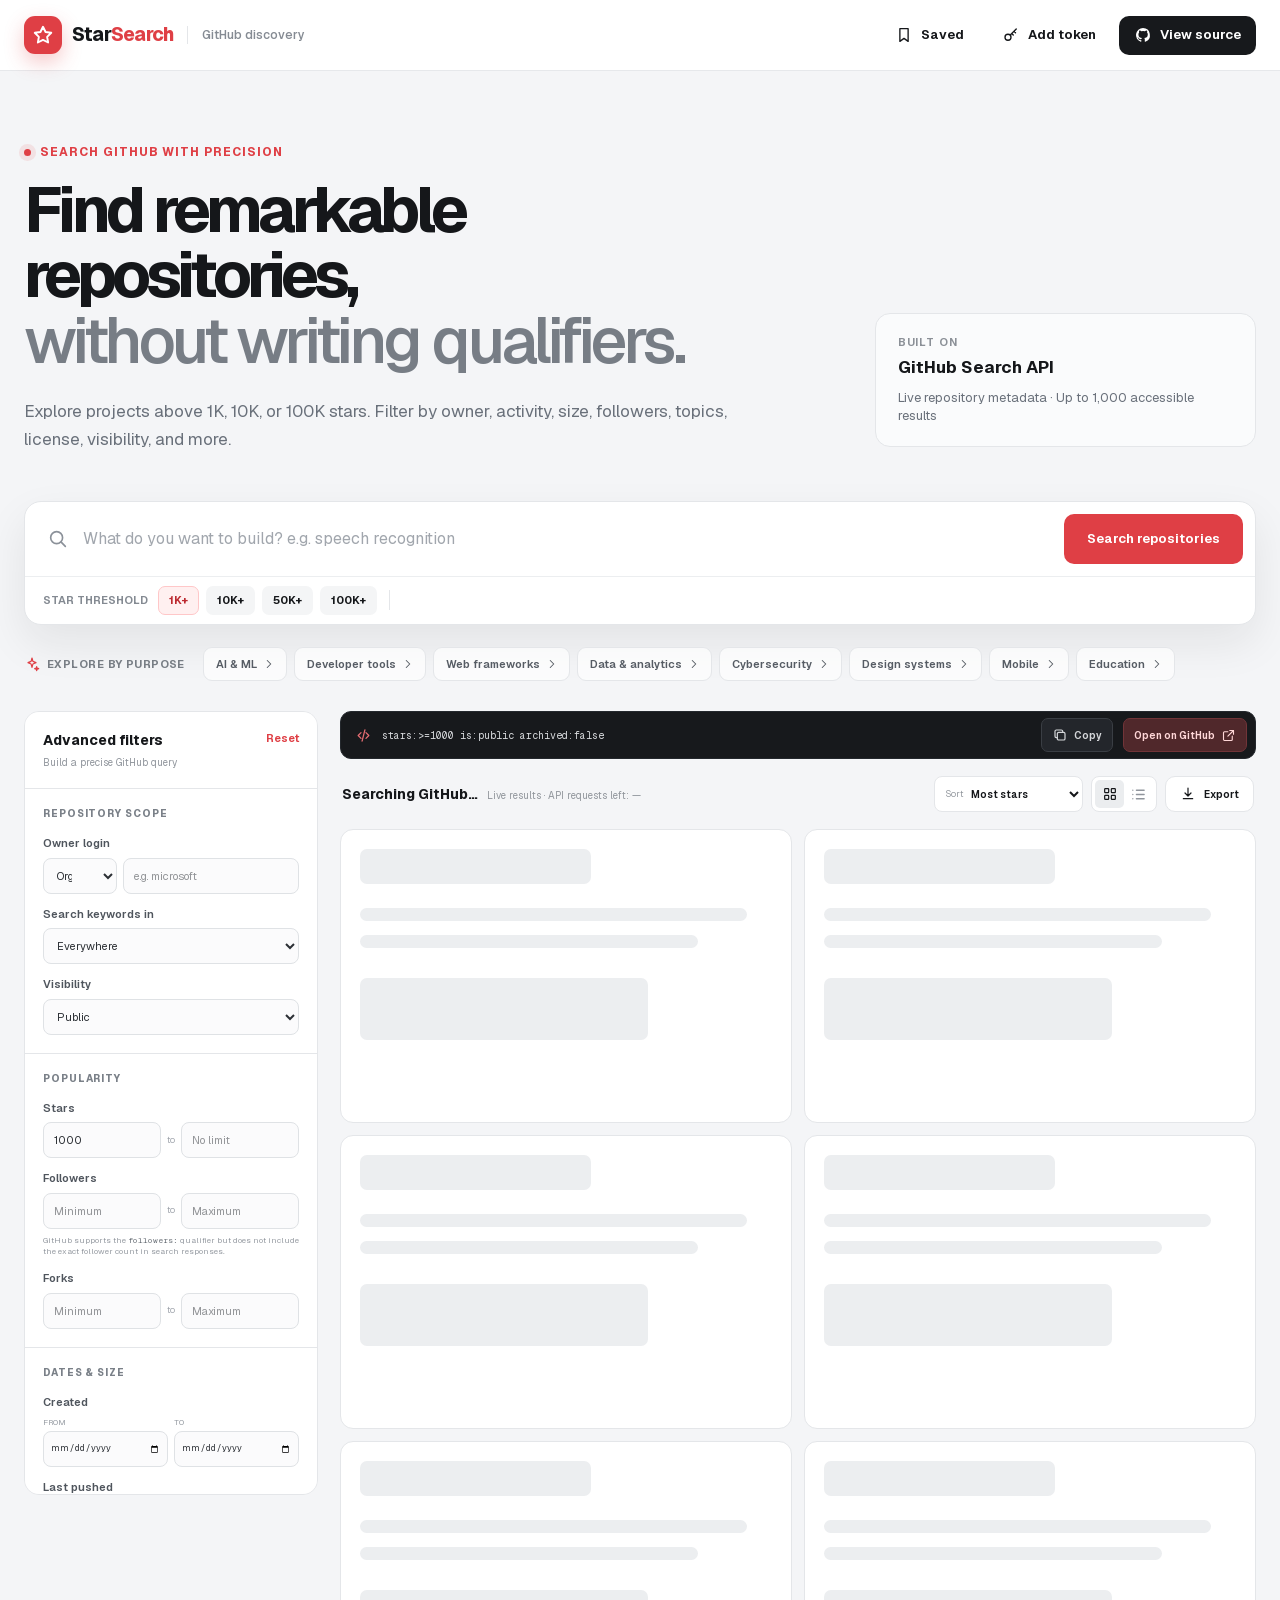
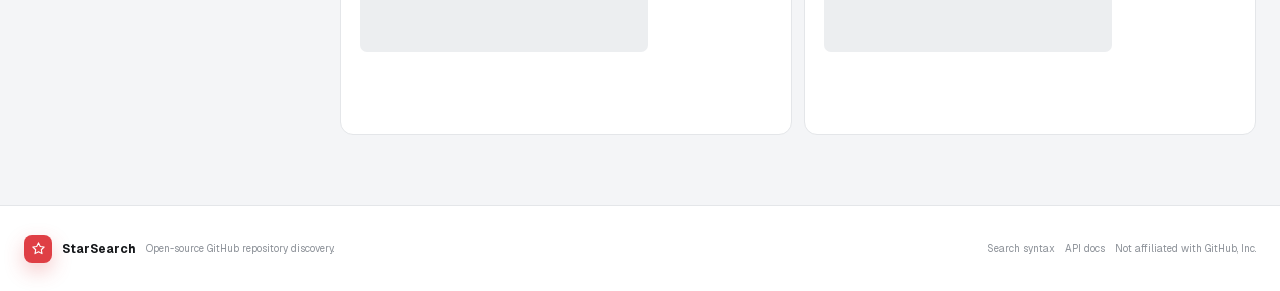
<file: starsearch/index.html>
<!DOCTYPE html><html lang="en"><head><meta charSet="utf-8"/><meta name="viewport" content="width=device-width, initial-scale=1"/><link rel="preload" href="/starsearch/assets/static/media/797e433ab948586e-s.p.08e28id.o-okb.woff2" as="font" crossorigin="" type="font/woff2"/><link rel="preload" href="/starsearch/assets/static/media/caa3a2e1cccd8315-s.p.09~u27dqhyhd6.woff2" as="font" crossorigin="" type="font/woff2"/><link rel="stylesheet" href="/starsearch/assets/static/chunks/16gfk6y4d_7qk.css" data-precedence="next"/><link rel="preload" as="script" fetchPriority="low" href="/starsearch/assets/static/chunks/0ht900cau6_ur.js"/><script src="/starsearch/assets/static/chunks/15r46u7e.~cox.js" async=""></script><script src="/starsearch/assets/static/chunks/07lhk_q6pmm3r.js" async=""></script><script src="/starsearch/assets/static/chunks/turbopack-0uis9mi--b6nz.js" async=""></script><script src="/starsearch/assets/static/chunks/0dbhjjzl8qfwv.js" async=""></script><script src="/starsearch/assets/static/chunks/0rn9b.uw8up2k.js" async=""></script><meta name="next-size-adjust" content=""/><title>StarSearch — Find remarkable GitHub repositories</title><meta name="description" content="Search GitHub repositories by stars, owner, activity, size, followers, topics, license, visibility, and more."/><meta name="codex-preview" content="development"/><link rel="shortcut icon" href="/starsearch/favicon.svg"/><link rel="icon" href="/starsearch/favicon.svg"/><script src="/starsearch/assets/static/chunks/03~yq9q893hmn.js" noModule=""></script></head><body class="geist_a71539c9-module__T19VSG__variable geist_mono_8d43a2aa-module__8Li5zG__variable antialiased"><div hidden=""><!--$--><!--/$--></div><main class="app-shell"><header class="topbar"><div class="topbar-inner"><a href="#" class="brand" aria-label="StarSearch home"><span class="brand-mark"><svg aria-hidden="true" width="22" height="22" viewBox="0 0 24 24" fill="none" stroke="currentColor" stroke-width="2.1" stroke-linecap="round" stroke-linejoin="round"><path d="m12 3 2.8 5.7 6.2.9-4.5 4.4 1.1 6.2-5.6-2.9-5.6 2.9 1.1-6.2L3 9.6l6.2-.9z"></path></svg></span><span class="brand-name">Star<span>Search</span></span><span class="brand-tag">GitHub discovery</span></a><nav class="top-actions" aria-label="Application controls"><button class="button button-quiet"><svg aria-hidden="true" width="18" height="18" viewBox="0 0 24 24" fill="none" stroke="currentColor" stroke-width="1.8" stroke-linecap="round" stroke-linejoin="round"><path d="M6.5 3.5h11v17l-5.5-4-5.5 4z"></path></svg><span>Saved</span></button><button class="button button-quiet "><svg aria-hidden="true" width="18" height="18" viewBox="0 0 24 24" fill="none" stroke="currentColor" stroke-width="1.8" stroke-linecap="round" stroke-linejoin="round"><circle cx="8" cy="15" r="4"></circle><path d="m11 12 8-8m-3 3 2 2m-5 1 2 2"></path></svg><span>Add token</span></button><a class="button button-dark" href="https://github.com/Base27-CVNSS/StarSearch-" target="_blank" rel="noreferrer"><svg aria-hidden="true" width="18" height="18" viewBox="0 0 24 24" fill="currentColor" stroke="currentColor" stroke-width="0" stroke-linecap="round" stroke-linejoin="round"><path d="M12 2.8a9.4 9.4 0 0 0-3 18.3c.5.1.7-.2.7-.5v-1.8c-2.8.6-3.4-1.2-3.4-1.2-.5-1.2-1.1-1.5-1.1-1.5-.9-.7.1-.7.1-.7 1 0 1.6 1.1 1.6 1.1.9 1.6 2.4 1.1 3 .9.1-.7.4-1.1.7-1.4-2.3-.3-4.7-1.2-4.7-4.8 0-1.1.4-1.9 1-2.6-.1-.3-.5-1.3.1-2.7 0 0 .8-.3 2.7 1a9.3 9.3 0 0 1 4.9 0c1.9-1.3 2.7-1 2.7-1 .6 1.4.2 2.4.1 2.7.6.7 1 1.5 1 2.6 0 3.6-2.4 4.5-4.7 4.8.4.3.7.9.7 1.8v2.7c0 .3.2.6.7.5A9.4 9.4 0 0 0 12 2.8z"></path></svg><span>View source</span></a></nav></div></header><section class="hero"><div class="hero-copy"><div class="eyebrow"><span class="live-dot"></span>Search GitHub with precision</div><h1>Find remarkable repositories,<br/><span>without writing qualifiers.</span></h1><p>Explore projects above 1K, 10K, or 100K stars. Filter by owner, activity, size, followers, topics, license, visibility, and more.</p></div><div class="hero-stat"><span>Built on</span><strong>GitHub Search API</strong><small>Live repository metadata · Up to 1,000 accessible results</small></div></section><form class="search-panel"><div class="search-main"><svg aria-hidden="true" width="22" height="22" viewBox="0 0 24 24" fill="none" stroke="currentColor" stroke-width="1.8" stroke-linecap="round" stroke-linejoin="round"><circle cx="10.5" cy="10.5" r="6.5"></circle><path d="m15.5 15.5 4.5 4.5"></path></svg><input aria-label="Repository keywords" placeholder="What do you want to build? e.g. speech recognition" value=""/><button type="submit" class="button button-red search-button">Search repositories</button></div><div class="search-shortcuts"><span>Star threshold</span><button type="button" class="active">1<!-- -->K+</button><button type="button" class="">10<!-- -->K+</button><button type="button" class="">50<!-- -->K+</button><button type="button" class="">100<!-- -->K+</button><span class="shortcut-divider"></span><button type="button" class="mobile-filter-button"><svg aria-hidden="true" width="16" height="16" viewBox="0 0 24 24" fill="none" stroke="currentColor" stroke-width="1.8" stroke-linecap="round" stroke-linejoin="round"><path d="M4 5h16l-6 7v5l-4 2v-7z"></path></svg>All filters</button></div></form><section class="use-cases" aria-label="Purpose presets"><div class="section-label"><svg aria-hidden="true" width="16" height="16" viewBox="0 0 24 24" fill="none" stroke="currentColor" stroke-width="1.8" stroke-linecap="round" stroke-linejoin="round"><path d="m12 3 1.4 5.1L18 10l-4.6 1.9L12 17l-1.4-5.1L6 10l4.6-1.9zM19 16l.6 2.1L22 19l-2.4.9L19 22l-.6-2.1L16 19l2.4-.9z"></path></svg>Explore by purpose</div><div class="use-case-list"><button>AI &amp; ML<svg aria-hidden="true" width="14" height="14" viewBox="0 0 24 24" fill="none" stroke="currentColor" stroke-width="1.8" stroke-linecap="round" stroke-linejoin="round"><path d="m9 18 6-6-6-6"></path></svg></button><button>Developer tools<svg aria-hidden="true" width="14" height="14" viewBox="0 0 24 24" fill="none" stroke="currentColor" stroke-width="1.8" stroke-linecap="round" stroke-linejoin="round"><path d="m9 18 6-6-6-6"></path></svg></button><button>Web frameworks<svg aria-hidden="true" width="14" height="14" viewBox="0 0 24 24" fill="none" stroke="currentColor" stroke-width="1.8" stroke-linecap="round" stroke-linejoin="round"><path d="m9 18 6-6-6-6"></path></svg></button><button>Data &amp; analytics<svg aria-hidden="true" width="14" height="14" viewBox="0 0 24 24" fill="none" stroke="currentColor" stroke-width="1.8" stroke-linecap="round" stroke-linejoin="round"><path d="m9 18 6-6-6-6"></path></svg></button><button>Cybersecurity<svg aria-hidden="true" width="14" height="14" viewBox="0 0 24 24" fill="none" stroke="currentColor" stroke-width="1.8" stroke-linecap="round" stroke-linejoin="round"><path d="m9 18 6-6-6-6"></path></svg></button><button>Design systems<svg aria-hidden="true" width="14" height="14" viewBox="0 0 24 24" fill="none" stroke="currentColor" stroke-width="1.8" stroke-linecap="round" stroke-linejoin="round"><path d="m9 18 6-6-6-6"></path></svg></button><button>Mobile<svg aria-hidden="true" width="14" height="14" viewBox="0 0 24 24" fill="none" stroke="currentColor" stroke-width="1.8" stroke-linecap="round" stroke-linejoin="round"><path d="m9 18 6-6-6-6"></path></svg></button><button>Education<svg aria-hidden="true" width="14" height="14" viewBox="0 0 24 24" fill="none" stroke="currentColor" stroke-width="1.8" stroke-linecap="round" stroke-linejoin="round"><path d="m9 18 6-6-6-6"></path></svg></button></div></section><div class="dashboard"><aside class="filters "><div class="filters-heading"><div><span>Advanced filters</span><small>Build a precise GitHub query</small></div><button type="button">Reset</button></div><div class="filter-section"><h2>Repository scope</h2><label><span>Owner login</span><div class="compound-field"><select aria-label="Owner account type"><option value="org" selected="">Org</option><option value="user">User</option></select><input placeholder="e.g. microsoft" value=""/></div></label><label><span>Search keywords in</span><select><option value="name,description,topics,readme" selected="">Everywhere</option><option value="name">Repository name</option><option value="description">Description</option><option value="topics">Topics</option><option value="readme">README</option><option value="name,description">Name + description</option></select></label><label><span>Visibility</span><select><option value="">Any accessible</option><option value="public" selected="">Public</option><option value="private">Private · token required</option></select></label></div><div class="filter-section"><h2>Popularity</h2><fieldset class="range-fields"><legend>Stars</legend><input type="number" min="0" placeholder="1,000" aria-label="Stars minimum" value="1000"/><span>to</span><input type="number" min="0" placeholder="No limit" aria-label="Stars maximum" value=""/></fieldset><fieldset class="range-fields"><legend>Followers</legend><input type="number" min="0" placeholder="Minimum" aria-label="Followers minimum" value=""/><span>to</span><input type="number" min="0" placeholder="Maximum" aria-label="Followers maximum" value=""/></fieldset><p class="filter-help">GitHub supports the <code>followers:</code> qualifier but does not include the exact follower count in search responses.</p><fieldset class="range-fields"><legend>Forks</legend><input type="number" min="0" placeholder="Minimum" aria-label="Forks minimum" value=""/><span>to</span><input type="number" min="0" placeholder="Maximum" aria-label="Forks maximum" value=""/></fieldset></div><div class="filter-section"><h2>Dates &amp; size</h2><fieldset class="date-fields"><legend>Created</legend><label><small>From</small><input type="date" value=""/></label><label><small>To</small><input type="date" value=""/></label></fieldset><fieldset class="date-fields"><legend>Last pushed</legend><label><small>From</small><input type="date" value=""/></label><label><small>To</small><input type="date" value=""/></label></fieldset><fieldset class="range-fields"><legend>Repository size · MB</legend><input type="number" min="0" placeholder="Minimum" aria-label="Repository size · MB minimum" value=""/><span>to</span><input type="number" min="0" placeholder="Maximum" aria-label="Repository size · MB maximum" value=""/></fieldset></div><div class="filter-section"><h2>Technology &amp; purpose</h2><label><span>Primary language</span><select><option value="" selected="">Any language</option><option value="C">C</option><option value="C#">C#</option><option value="C++">C++</option><option value="CSS">CSS</option><option value="Dart">Dart</option><option value="Go">Go</option><option value="HTML">HTML</option><option value="Java">Java</option><option value="JavaScript">JavaScript</option><option value="Jupyter Notebook">Jupyter Notebook</option><option value="Kotlin">Kotlin</option><option value="PHP">PHP</option><option value="Python">Python</option><option value="Ruby">Ruby</option><option value="Rust">Rust</option><option value="Shell">Shell</option><option value="Swift">Swift</option><option value="TypeScript">TypeScript</option></select></label><label><span>Topics</span><input placeholder="ai, speech-to-text" value=""/><small>Separate multiple topics with commas.</small></label><label><span>License</span><select><option value="" selected="">Any license</option><option value="mit">MIT</option><option value="apache-2.0">Apache 2.0</option><option value="gpl-3.0">GPL 3.0</option><option value="agpl-3.0">AGPL 3.0</option><option value="lgpl-3.0">LGPL 3.0</option><option value="bsd-3-clause">BSD 3-Clause</option><option value="mpl-2.0">MPL 2.0</option><option value="unlicense">The Unlicense</option><option value="cc0-1.0">CC0 1.0</option></select></label></div><div class="filter-section"><h2>Repository state</h2><label><span>Archived</span><select><option value="">Active + archived</option><option value="false" selected="">Active only</option><option value="true">Archived only</option></select></label><label><span>Forked repositories</span><select><option value="sources" selected="">Source repositories</option><option value="include">Include forks</option><option value="only">Forks only</option></select></label><div class="two-up"><label><span>Template</span><select><option value="" selected="">Any</option><option value="true">Yes</option><option value="false">No</option></select></label><label><span>Mirror</span><select><option value="" selected="">Any</option><option value="true">Yes</option><option value="false">No</option></select></label></div></div><div class="filter-footer"><button type="button" class="button button-red"><svg aria-hidden="true" width="17" height="17" viewBox="0 0 24 24" fill="none" stroke="currentColor" stroke-width="1.8" stroke-linecap="round" stroke-linejoin="round"><circle cx="10.5" cy="10.5" r="6.5"></circle><path d="m15.5 15.5 4.5 4.5"></path></svg>Apply filters</button><button type="button" class="button button-outline"><svg aria-hidden="true" width="17" height="17" viewBox="0 0 24 24" fill="none" stroke="currentColor" stroke-width="1.8" stroke-linecap="round" stroke-linejoin="round"><path d="M6.5 3.5h11v17l-5.5-4-5.5 4z"></path></svg>Save search</button></div></aside><section class="results"><div class="query-bar"><div class="query-code"><svg aria-hidden="true" width="17" height="17" viewBox="0 0 24 24" fill="none" stroke="currentColor" stroke-width="1.8" stroke-linecap="round" stroke-linejoin="round"><path d="m8.5 8-4 4 4 4M15.5 8l4 4-4 4M14 4l-4 16"></path></svg><code>stars:&gt;=1000 is:public archived:false</code></div><button aria-label="Copy GitHub query"><svg aria-hidden="true" width="16" height="16" viewBox="0 0 24 24" fill="none" stroke="currentColor" stroke-width="1.8" stroke-linecap="round" stroke-linejoin="round"><rect x="8" y="8" width="11.5" height="11.5" rx="2"></rect><path d="M16 8V6.5a2 2 0 0 0-2-2H6.5a2 2 0 0 0-2 2V14a2 2 0 0 0 2 2H8"></path></svg>Copy</button><a href="https://github.com/search?q=stars%3A%3E%3D1000%20is%3Apublic%20archived%3Afalse&amp;type=repositories" target="_blank" rel="noreferrer">Open on GitHub<svg aria-hidden="true" width="15" height="15" viewBox="0 0 24 24" fill="none" stroke="currentColor" stroke-width="1.8" stroke-linecap="round" stroke-linejoin="round"><path d="M14 4h6v6M20 4l-9 9"></path><path d="M18 13v5.5a1.5 1.5 0 0 1-1.5 1.5h-11A1.5 1.5 0 0 1 4 18.5v-11A1.5 1.5 0 0 1 5.5 6H11"></path></svg></a></div><div class="results-toolbar"><div><span class="result-count">Searching GitHub…</span><span class="result-context">Live results<!-- --> · API requests left:<!-- --> <!-- -->—</span></div><div class="toolbar-actions"><label class="select-control"><span>Sort</span><select><option value="stars:desc" selected="">Most stars</option><option value="stars:asc">Fewest stars</option><option value="forks:desc">Most forks</option><option value="updated:desc">Recently updated</option><option value="help-wanted-issues:desc">Help wanted</option><option value=":desc">Best match</option></select></label><div class="view-toggle" aria-label="Result layout"><button class="active" aria-label="Grid view"><svg aria-hidden="true" width="16" height="16" viewBox="0 0 24 24" fill="none" stroke="currentColor" stroke-width="1.8" stroke-linecap="round" stroke-linejoin="round"><rect x="4" y="4" width="6" height="6" rx="1"></rect><rect x="14" y="4" width="6" height="6" rx="1"></rect><rect x="4" y="14" width="6" height="6" rx="1"></rect><rect x="14" y="14" width="6" height="6" rx="1"></rect></svg></button><button class="" aria-label="List view"><svg aria-hidden="true" width="17" height="17" viewBox="0 0 24 24" fill="none" stroke="currentColor" stroke-width="1.8" stroke-linecap="round" stroke-linejoin="round"><path d="M9 6h11M9 12h11M9 18h11M4 6h.01M4 12h.01M4 18h.01"></path></svg></button></div><div class="export-menu"><button class="button button-outline"><svg aria-hidden="true" width="16" height="16" viewBox="0 0 24 24" fill="none" stroke="currentColor" stroke-width="1.8" stroke-linecap="round" stroke-linejoin="round"><path d="M12 3v12m0 0 4.5-4.5M12 15l-4.5-4.5"></path><path d="M5 19h14"></path></svg>Export</button><div><button>Current page · CSV</button><button>Current page · JSON</button></div></div></div></div><div class="repository-grid "><div class="repository-card skeleton"><span></span><span></span><span></span><span></span></div><div class="repository-card skeleton"><span></span><span></span><span></span><span></span></div><div class="repository-card skeleton"><span></span><span></span><span></span><span></span></div><div class="repository-card skeleton"><span></span><span></span><span></span><span></span></div><div class="repository-card skeleton"><span></span><span></span><span></span><span></span></div><div class="repository-card skeleton"><span></span><span></span><span></span><span></span></div></div></section></div><footer><div><span class="brand-mark small"><svg aria-hidden="true" width="15" height="15" viewBox="0 0 24 24" fill="none" stroke="currentColor" stroke-width="1.8" stroke-linecap="round" stroke-linejoin="round"><path d="m12 3 2.8 5.7 6.2.9-4.5 4.4 1.1 6.2-5.6-2.9-5.6 2.9 1.1-6.2L3 9.6l6.2-.9z"></path></svg></span><strong>StarSearch</strong><span>Open-source GitHub repository discovery.</span></div><div><a href="https://docs.github.com/en/search-github/searching-on-github/searching-for-repositories" target="_blank" rel="noreferrer">Search syntax</a><a href="https://docs.github.com/en/rest/search/search" target="_blank" rel="noreferrer">API docs</a><span>Not affiliated with GitHub, Inc.</span></div></footer></main><!--$--><!--/$--><script src="/starsearch/assets/static/chunks/0ht900cau6_ur.js" id="_R_" async=""></script><script>(self.__next_f=self.__next_f||[]).push([0])</script><script>self.__next_f.push([1,"1:\"$Sreact.fragment\"\n2:I[39756,[\"/starsearch/assets/static/chunks/0dbhjjzl8qfwv.js\"],\"default\"]\n3:I[37457,[\"/starsearch/assets/static/chunks/0dbhjjzl8qfwv.js\"],\"default\"]\n4:I[47257,[\"/starsearch/assets/static/chunks/0dbhjjzl8qfwv.js\"],\"ClientPageRoot\"]\n5:I[31713,[\"/starsearch/assets/static/chunks/0dbhjjzl8qfwv.js\",\"/starsearch/assets/static/chunks/0rn9b.uw8up2k.js\"],\"default\"]\n8:I[97367,[\"/starsearch/assets/static/chunks/0dbhjjzl8qfwv.js\"],\"OutletBoundary\"]\n9:\"$Sreact.suspense\"\nb:I[97367,[\"/starsearch/assets/static/chunks/0dbhjjzl8qfwv.js\"],\"ViewportBoundary\"]\nd:I[97367,[\"/starsearch/assets/static/chunks/0dbhjjzl8qfwv.js\"],\"MetadataBoundary\"]\nf:I[68027,[\"/starsearch/assets/static/chunks/0dbhjjzl8qfwv.js\"],\"default\",1]\n:HL[\"/starsearch/assets/static/chunks/16gfk6y4d_7qk.css\",\"style\"]\n:HL[\"/starsearch/assets/static/media/797e433ab948586e-s.p.08e28id.o-okb.woff2\",\"font\",{\"crossOrigin\":\"\",\"type\":\"font/woff2\"}]\n:HL[\"/starsearch/assets/static/media/caa3a2e1cccd8315-s.p.09~u27dqhyhd6.woff2\",\"font\",{\"crossOrigin\":\"\",\"type\":\"font/woff2\"}]\n"])</script><script>self.__next_f.push([1,"0:{\"P\":null,\"c\":[\"\",\"\"],\"q\":\"\",\"i\":false,\"f\":[[[\"\",{\"children\":[\"__PAGE__\",{}]},\"$undefined\",\"$undefined\",16],[[\"$\",\"$1\",\"c\",{\"children\":[[[\"$\",\"link\",\"0\",{\"rel\":\"stylesheet\",\"href\":\"/starsearch/assets/static/chunks/16gfk6y4d_7qk.css\",\"precedence\":\"next\",\"crossOrigin\":\"$undefined\",\"nonce\":\"$undefined\"}],[\"$\",\"script\",\"script-0\",{\"src\":\"/starsearch/assets/static/chunks/0dbhjjzl8qfwv.js\",\"async\":true,\"nonce\":\"$undefined\"}]],[\"$\",\"html\",null,{\"lang\":\"en\",\"children\":[\"$\",\"body\",null,{\"className\":\"geist_a71539c9-module__T19VSG__variable geist_mono_8d43a2aa-module__8Li5zG__variable antialiased\",\"children\":[\"$\",\"$L2\",null,{\"parallelRouterKey\":\"children\",\"error\":\"$undefined\",\"errorStyles\":\"$undefined\",\"errorScripts\":\"$undefined\",\"template\":[\"$\",\"$L3\",null,{}],\"templateStyles\":\"$undefined\",\"templateScripts\":\"$undefined\",\"notFound\":[[[\"$\",\"title\",null,{\"children\":\"404: This page could not be found.\"}],[\"$\",\"div\",null,{\"style\":{\"fontFamily\":\"system-ui,\\\"Segoe UI\\\",Roboto,Helvetica,Arial,sans-serif,\\\"Apple Color Emoji\\\",\\\"Segoe UI Emoji\\\"\",\"height\":\"100vh\",\"textAlign\":\"center\",\"display\":\"flex\",\"flexDirection\":\"column\",\"alignItems\":\"center\",\"justifyContent\":\"center\"},\"children\":[\"$\",\"div\",null,{\"children\":[[\"$\",\"style\",null,{\"dangerouslySetInnerHTML\":{\"__html\":\"body{color:#000;background:#fff;margin:0}.next-error-h1{border-right:1px solid rgba(0,0,0,.3)}@media (prefers-color-scheme:dark){body{color:#fff;background:#000}.next-error-h1{border-right:1px solid rgba(255,255,255,.3)}}\"}}],[\"$\",\"h1\",null,{\"className\":\"next-error-h1\",\"style\":{\"display\":\"inline-block\",\"margin\":\"0 20px 0 0\",\"padding\":\"0 23px 0 0\",\"fontSize\":24,\"fontWeight\":500,\"verticalAlign\":\"top\",\"lineHeight\":\"49px\"},\"children\":404}],[\"$\",\"div\",null,{\"style\":{\"display\":\"inline-block\"},\"children\":[\"$\",\"h2\",null,{\"style\":{\"fontSize\":14,\"fontWeight\":400,\"lineHeight\":\"49px\",\"margin\":0},\"children\":\"This page could not be found.\"}]}]]}]}]],[]],\"forbidden\":\"$undefined\",\"unauthorized\":\"$undefined\"}]}]}]]}],{\"children\":[[\"$\",\"$1\",\"c\",{\"children\":[[\"$\",\"$L4\",null,{\"Component\":\"$5\",\"serverProvidedParams\":{\"searchParams\":{},\"params\":{},\"promises\":[\"$@6\",\"$@7\"]}}],[[\"$\",\"script\",\"script-0\",{\"src\":\"/starsearch/assets/static/chunks/0rn9b.uw8up2k.js\",\"async\":true,\"nonce\":\"$undefined\"}]],[\"$\",\"$L8\",null,{\"children\":[\"$\",\"$9\",null,{\"name\":\"Next.MetadataOutlet\",\"children\":\"$@a\"}]}]]}],{},null,false,null]},null,false,null],[\"$\",\"$1\",\"h\",{\"children\":[null,[\"$\",\"$Lb\",null,{\"children\":\"$Lc\"}],[\"$\",\"div\",null,{\"hidden\":true,\"children\":[\"$\",\"$Ld\",null,{\"children\":[\"$\",\"$9\",null,{\"name\":\"Next.Metadata\",\"children\":\"$Le\"}]}]}],[\"$\",\"meta\",null,{\"name\":\"next-size-adjust\",\"content\":\"\"}]]}],false]],\"m\":\"$undefined\",\"G\":[\"$f\",[[\"$\",\"link\",\"0\",{\"rel\":\"stylesheet\",\"href\":\"/starsearch/assets/static/chunks/16gfk6y4d_7qk.css\",\"precedence\":\"next\",\"crossOrigin\":\"$undefined\",\"nonce\":\"$undefined\"}]]],\"S\":true,\"h\":null,\"s\":\"$undefined\",\"l\":\"$undefined\",\"p\":\"$undefined\",\"d\":\"$undefined\",\"b\":\"8xENJHjxewN_V9HfIfOli\"}\n"])</script><script>self.__next_f.push([1,"6:{}\n7:\"$0:f:0:1:1:children:0:props:children:0:props:serverProvidedParams:params\"\n"])</script><script>self.__next_f.push([1,"c:[[\"$\",\"meta\",\"0\",{\"charSet\":\"utf-8\"}],[\"$\",\"meta\",\"1\",{\"name\":\"viewport\",\"content\":\"width=device-width, initial-scale=1\"}]]\n"])</script><script>self.__next_f.push([1,"10:I[27201,[\"/starsearch/assets/static/chunks/0dbhjjzl8qfwv.js\"],\"IconMark\"]\na:null\ne:[[\"$\",\"title\",\"0\",{\"children\":\"StarSearch — Find remarkable GitHub repositories\"}],[\"$\",\"meta\",\"1\",{\"name\":\"description\",\"content\":\"Search GitHub repositories by stars, owner, activity, size, followers, topics, license, visibility, and more.\"}],[\"$\",\"meta\",\"2\",{\"name\":\"codex-preview\",\"content\":\"development\"}],[\"$\",\"link\",\"3\",{\"rel\":\"shortcut icon\",\"href\":\"/favicon.svg\"}],[\"$\",\"link\",\"4\",{\"rel\":\"icon\",\"href\":\"/favicon.svg\"}],[\"$\",\"$L10\",\"5\",{}]]\n"])</script></body></html>
</file>
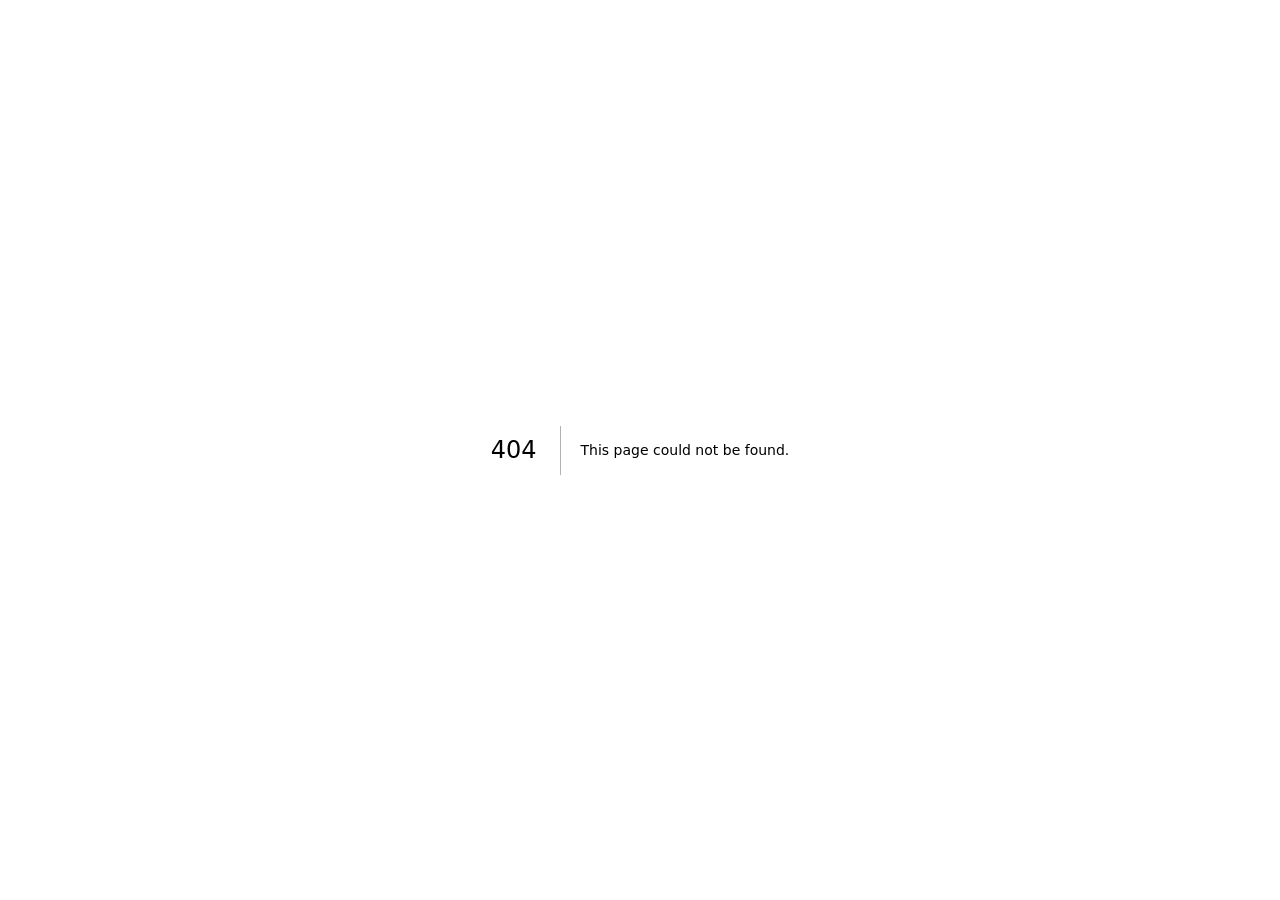
<file: starsearch/404/index.html>
<!DOCTYPE html><html lang="en"><head><meta charSet="utf-8"/><meta name="viewport" content="width=device-width, initial-scale=1"/><link rel="stylesheet" href="/starsearch/assets/static/chunks/16gfk6y4d_7qk.css" data-precedence="next"/><link rel="preload" as="script" fetchPriority="low" href="/starsearch/assets/static/chunks/0ht900cau6_ur.js"/><script src="/starsearch/assets/static/chunks/15r46u7e.~cox.js" async=""></script><script src="/starsearch/assets/static/chunks/07lhk_q6pmm3r.js" async=""></script><script src="/starsearch/assets/static/chunks/turbopack-0uis9mi--b6nz.js" async=""></script><script src="/starsearch/assets/static/chunks/0dbhjjzl8qfwv.js" async=""></script><meta name="robots" content="noindex"/><meta name="next-size-adjust" content=""/><title>404: This page could not be found.</title><title>StarSearch — Find remarkable GitHub repositories</title><meta name="description" content="Search GitHub repositories by stars, owner, activity, size, followers, topics, license, visibility, and more."/><meta name="codex-preview" content="development"/><link rel="shortcut icon" href="/starsearch/favicon.svg"/><link rel="icon" href="/starsearch/favicon.svg"/><script src="/starsearch/assets/static/chunks/03~yq9q893hmn.js" noModule=""></script></head><body class="geist_a71539c9-module__T19VSG__variable geist_mono_8d43a2aa-module__8Li5zG__variable antialiased"><div hidden=""><!--$--><!--/$--></div><div style="font-family:system-ui,&quot;Segoe UI&quot;,Roboto,Helvetica,Arial,sans-serif,&quot;Apple Color Emoji&quot;,&quot;Segoe UI Emoji&quot;;height:100vh;text-align:center;display:flex;flex-direction:column;align-items:center;justify-content:center"><div><style>body{color:#000;background:#fff;margin:0}.next-error-h1{border-right:1px solid rgba(0,0,0,.3)}@media (prefers-color-scheme:dark){body{color:#fff;background:#000}.next-error-h1{border-right:1px solid rgba(255,255,255,.3)}}</style><h1 class="next-error-h1" style="display:inline-block;margin:0 20px 0 0;padding:0 23px 0 0;font-size:24px;font-weight:500;vertical-align:top;line-height:49px">404</h1><div style="display:inline-block"><h2 style="font-size:14px;font-weight:400;line-height:49px;margin:0">This page could not be found.</h2></div></div></div><!--$--><!--/$--><script src="/starsearch/assets/static/chunks/0ht900cau6_ur.js" id="_R_" async=""></script><script>(self.__next_f=self.__next_f||[]).push([0])</script><script>self.__next_f.push([1,"1:\"$Sreact.fragment\"\n2:I[39756,[\"/starsearch/assets/static/chunks/0dbhjjzl8qfwv.js\"],\"default\"]\n3:I[37457,[\"/starsearch/assets/static/chunks/0dbhjjzl8qfwv.js\"],\"default\"]\n4:I[97367,[\"/starsearch/assets/static/chunks/0dbhjjzl8qfwv.js\"],\"OutletBoundary\"]\n5:\"$Sreact.suspense\"\n8:I[97367,[\"/starsearch/assets/static/chunks/0dbhjjzl8qfwv.js\"],\"ViewportBoundary\"]\na:I[97367,[\"/starsearch/assets/static/chunks/0dbhjjzl8qfwv.js\"],\"MetadataBoundary\"]\nc:I[68027,[\"/starsearch/assets/static/chunks/0dbhjjzl8qfwv.js\"],\"default\",1]\n:HL[\"/starsearch/assets/static/chunks/16gfk6y4d_7qk.css\",\"style\"]\n"])</script><script>self.__next_f.push([1,"0:{\"P\":null,\"c\":[\"\",\"_not-found\",\"\"],\"q\":\"\",\"i\":false,\"f\":[[[\"\",{\"children\":[\"/_not-found\",{\"children\":[\"__PAGE__\",{}]}]},\"$undefined\",\"$undefined\",16],[[\"$\",\"$1\",\"c\",{\"children\":[[[\"$\",\"link\",\"0\",{\"rel\":\"stylesheet\",\"href\":\"/starsearch/assets/static/chunks/16gfk6y4d_7qk.css\",\"precedence\":\"next\",\"crossOrigin\":\"$undefined\",\"nonce\":\"$undefined\"}],[\"$\",\"script\",\"script-0\",{\"src\":\"/starsearch/assets/static/chunks/0dbhjjzl8qfwv.js\",\"async\":true,\"nonce\":\"$undefined\"}]],[\"$\",\"html\",null,{\"lang\":\"en\",\"children\":[\"$\",\"body\",null,{\"className\":\"geist_a71539c9-module__T19VSG__variable geist_mono_8d43a2aa-module__8Li5zG__variable antialiased\",\"children\":[\"$\",\"$L2\",null,{\"parallelRouterKey\":\"children\",\"error\":\"$undefined\",\"errorStyles\":\"$undefined\",\"errorScripts\":\"$undefined\",\"template\":[\"$\",\"$L3\",null,{}],\"templateStyles\":\"$undefined\",\"templateScripts\":\"$undefined\",\"notFound\":[[[\"$\",\"title\",null,{\"children\":\"404: This page could not be found.\"}],[\"$\",\"div\",null,{\"style\":{\"fontFamily\":\"system-ui,\\\"Segoe UI\\\",Roboto,Helvetica,Arial,sans-serif,\\\"Apple Color Emoji\\\",\\\"Segoe UI Emoji\\\"\",\"height\":\"100vh\",\"textAlign\":\"center\",\"display\":\"flex\",\"flexDirection\":\"column\",\"alignItems\":\"center\",\"justifyContent\":\"center\"},\"children\":[\"$\",\"div\",null,{\"children\":[[\"$\",\"style\",null,{\"dangerouslySetInnerHTML\":{\"__html\":\"body{color:#000;background:#fff;margin:0}.next-error-h1{border-right:1px solid rgba(0,0,0,.3)}@media (prefers-color-scheme:dark){body{color:#fff;background:#000}.next-error-h1{border-right:1px solid rgba(255,255,255,.3)}}\"}}],[\"$\",\"h1\",null,{\"className\":\"next-error-h1\",\"style\":{\"display\":\"inline-block\",\"margin\":\"0 20px 0 0\",\"padding\":\"0 23px 0 0\",\"fontSize\":24,\"fontWeight\":500,\"verticalAlign\":\"top\",\"lineHeight\":\"49px\"},\"children\":404}],[\"$\",\"div\",null,{\"style\":{\"display\":\"inline-block\"},\"children\":[\"$\",\"h2\",null,{\"style\":{\"fontSize\":14,\"fontWeight\":400,\"lineHeight\":\"49px\",\"margin\":0},\"children\":\"This page could not be found.\"}]}]]}]}]],[]],\"forbidden\":\"$undefined\",\"unauthorized\":\"$undefined\"}]}]}]]}],{\"children\":[[\"$\",\"$1\",\"c\",{\"children\":[null,[\"$\",\"$L2\",null,{\"parallelRouterKey\":\"children\",\"error\":\"$undefined\",\"errorStyles\":\"$undefined\",\"errorScripts\":\"$undefined\",\"template\":[\"$\",\"$L3\",null,{}],\"templateStyles\":\"$undefined\",\"templateScripts\":\"$undefined\",\"notFound\":\"$undefined\",\"forbidden\":\"$undefined\",\"unauthorized\":\"$undefined\"}]]}],{\"children\":[[\"$\",\"$1\",\"c\",{\"children\":[[[\"$\",\"title\",null,{\"children\":\"404: This page could not be found.\"}],[\"$\",\"div\",null,{\"style\":\"$0:f:0:1:0:props:children:1:props:children:props:children:props:notFound:0:1:props:style\",\"children\":[\"$\",\"div\",null,{\"children\":[[\"$\",\"style\",null,{\"dangerouslySetInnerHTML\":{\"__html\":\"body{color:#000;background:#fff;margin:0}.next-error-h1{border-right:1px solid rgba(0,0,0,.3)}@media (prefers-color-scheme:dark){body{color:#fff;background:#000}.next-error-h1{border-right:1px solid rgba(255,255,255,.3)}}\"}}],[\"$\",\"h1\",null,{\"className\":\"next-error-h1\",\"style\":\"$0:f:0:1:0:props:children:1:props:children:props:children:props:notFound:0:1:props:children:props:children:1:props:style\",\"children\":404}],[\"$\",\"div\",null,{\"style\":\"$0:f:0:1:0:props:children:1:props:children:props:children:props:notFound:0:1:props:children:props:children:2:props:style\",\"children\":[\"$\",\"h2\",null,{\"style\":\"$0:f:0:1:0:props:children:1:props:children:props:children:props:notFound:0:1:props:children:props:children:2:props:children:props:style\",\"children\":\"This page could not be found.\"}]}]]}]}]],null,[\"$\",\"$L4\",null,{\"children\":[\"$\",\"$5\",null,{\"name\":\"Next.MetadataOutlet\",\"children\":\"$@6\"}]}]]}],{},null,false,null]},null,false,\"$@7\"]},null,false,null],[\"$\",\"$1\",\"h\",{\"children\":[[\"$\",\"meta\",null,{\"name\":\"robots\",\"content\":\"noindex\"}],[\"$\",\"$L8\",null,{\"children\":\"$L9\"}],[\"$\",\"div\",null,{\"hidden\":true,\"children\":[\"$\",\"$La\",null,{\"children\":[\"$\",\"$5\",null,{\"name\":\"Next.Metadata\",\"children\":\"$Lb\"}]}]}],[\"$\",\"meta\",null,{\"name\":\"next-size-adjust\",\"content\":\"\"}]]}],false]],\"m\":\"$undefined\",\"G\":[\"$c\",[[\"$\",\"link\",\"0\",{\"rel\":\"stylesheet\",\"href\":\"/starsearch/assets/static/chunks/16gfk6y4d_7qk.css\",\"precedence\":\"next\",\"crossOrigin\":\"$undefined\",\"nonce\":\"$undefined\"}]]],\"S\":true,\"h\":null,\"s\":\"$undefined\",\"l\":\"$undefined\",\"p\":\"$undefined\",\"d\":\"$undefined\",\"b\":\"8xENJHjxewN_V9HfIfOli\"}\n"])</script><script>self.__next_f.push([1,"d:[]\n7:\"$Wd\"\n"])</script><script>self.__next_f.push([1,"9:[[\"$\",\"meta\",\"0\",{\"charSet\":\"utf-8\"}],[\"$\",\"meta\",\"1\",{\"name\":\"viewport\",\"content\":\"width=device-width, initial-scale=1\"}]]\n"])</script><script>self.__next_f.push([1,"e:I[27201,[\"/starsearch/assets/static/chunks/0dbhjjzl8qfwv.js\"],\"IconMark\"]\n6:null\nb:[[\"$\",\"title\",\"0\",{\"children\":\"StarSearch — Find remarkable GitHub repositories\"}],[\"$\",\"meta\",\"1\",{\"name\":\"description\",\"content\":\"Search GitHub repositories by stars, owner, activity, size, followers, topics, license, visibility, and more.\"}],[\"$\",\"meta\",\"2\",{\"name\":\"codex-preview\",\"content\":\"development\"}],[\"$\",\"link\",\"3\",{\"rel\":\"shortcut icon\",\"href\":\"/favicon.svg\"}],[\"$\",\"link\",\"4\",{\"rel\":\"icon\",\"href\":\"/favicon.svg\"}],[\"$\",\"$Le\",\"5\",{}]]\n"])</script></body></html>
</file>
<file: starsearch/assets/static/chunks/16gfk6y4d_7qk.css>
@font-face{font-family:Geist;font-style:normal;font-weight:100 900;font-display:swap;src:url(../media/fef07dbb0973bf53-s.12tyk43_3sh9u.woff2)format("woff2");unicode-range:U+460-52F,U+1C80-1C8A,U+20B4,U+2DE0-2DFF,U+A640-A69F,U+FE2E-FE2F}@font-face{font-family:Geist;font-style:normal;font-weight:100 900;font-display:swap;src:url(../media/8a480f0b521d4e75-s.0jzbimsg8vl84.woff2)format("woff2");unicode-range:U+301,U+400-45F,U+490-491,U+4B0-4B1,U+2116}@font-face{font-family:Geist;font-style:normal;font-weight:100 900;font-display:swap;src:url(../media/53b9e256198e5412-s.0-wfv7uh4i7h9.woff2)format("woff2");unicode-range:U+102-103,U+110-111,U+128-129,U+168-169,U+1A0-1A1,U+1AF-1B0,U+300-301,U+303-304,U+308-309,U+323,U+329,U+1EA0-1EF9,U+20AB}@font-face{font-family:Geist;font-style:normal;font-weight:100 900;font-display:swap;src:url(../media/7178b3e590c64307-s.0nx0ww8fni_q3.woff2)format("woff2");unicode-range:U+100-2BA,U+2BD-2C5,U+2C7-2CC,U+2CE-2D7,U+2DD-2FF,U+304,U+308,U+329,U+1D00-1DBF,U+1E00-1E9F,U+1EF2-1EFF,U+2020,U+20A0-20AB,U+20AD-20C0,U+2113,U+2C60-2C7F,U+A720-A7FF}@font-face{font-family:Geist;font-style:normal;font-weight:100 900;font-display:swap;src:url(../media/caa3a2e1cccd8315-s.p.09~u27dqhyhd6.woff2)format("woff2");unicode-range:U+??,U+131,U+152-153,U+2BB-2BC,U+2C6,U+2DA,U+2DC,U+304,U+308,U+329,U+2000-206F,U+20AC,U+2122,U+2191,U+2193,U+2212,U+2215,U+FEFF,U+FFFD}@font-face{font-family:Geist Fallback;src:local(Arial);ascent-override:95.94%;descent-override:28.16%;line-gap-override:0.0%;size-adjust:104.76%}.geist_a71539c9-module__T19VSG__className{font-family:Geist,Geist Fallback;font-style:normal}.geist_a71539c9-module__T19VSG__variable{--font-geist-sans:"Geist", "Geist Fallback"}
@font-face{font-family:Geist Mono;font-style:normal;font-weight:100 900;font-display:swap;src:url(../media/5ce348bf30bf5439-s.0zgw-jeven.3w.woff2)format("woff2");unicode-range:U+460-52F,U+1C80-1C8A,U+20B4,U+2DE0-2DFF,U+A640-A69F,U+FE2E-FE2F}@font-face{font-family:Geist Mono;font-style:normal;font-weight:100 900;font-display:swap;src:url(../media/4fa387ec64143e14-s.0wkzw~je483f-.woff2)format("woff2");unicode-range:U+301,U+400-45F,U+490-491,U+4B0-4B1,U+2116}@font-face{font-family:Geist Mono;font-style:normal;font-weight:100 900;font-display:swap;src:url(../media/6306c77e7c8268e4-s.0rhz0arwfsn~5.woff2)format("woff2");unicode-range:U+2000-2001,U+2004-2008,U+200A,U+23B8-23BD,U+2500-259F}@font-face{font-family:Geist Mono;font-style:normal;font-weight:100 900;font-display:swap;src:url(../media/7d817b4c03b0c5f1-s.0l76wvqk9d84w.woff2)format("woff2");unicode-range:U+102-103,U+110-111,U+128-129,U+168-169,U+1A0-1A1,U+1AF-1B0,U+300-301,U+303-304,U+308-309,U+323,U+329,U+1EA0-1EF9,U+20AB}@font-face{font-family:Geist Mono;font-style:normal;font-weight:100 900;font-display:swap;src:url(../media/bbc41e54d2fcbd21-s.0k4k9394f2q-k.woff2)format("woff2");unicode-range:U+100-2BA,U+2BD-2C5,U+2C7-2CC,U+2CE-2D7,U+2DD-2FF,U+304,U+308,U+329,U+1D00-1DBF,U+1E00-1E9F,U+1EF2-1EFF,U+2020,U+20A0-20AB,U+20AD-20C0,U+2113,U+2C60-2C7F,U+A720-A7FF}@font-face{font-family:Geist Mono;font-style:normal;font-weight:100 900;font-display:swap;src:url(../media/797e433ab948586e-s.p.08e28id.o-okb.woff2)format("woff2");unicode-range:U+??,U+131,U+152-153,U+2BB-2BC,U+2C6,U+2DA,U+2DC,U+304,U+308,U+329,U+2000-206F,U+20AC,U+2122,U+2191,U+2193,U+2212,U+2215,U+FEFF,U+FFFD}@font-face{font-family:Geist Mono Fallback;src:local(Arial);ascent-override:74.67%;descent-override:21.92%;line-gap-override:0.0%;size-adjust:134.59%}.geist_mono_8d43a2aa-module__8Li5zG__className{font-family:Geist Mono,Geist Mono Fallback;font-style:normal}.geist_mono_8d43a2aa-module__8Li5zG__variable{--font-geist-mono:"Geist Mono", "Geist Mono Fallback"}
@layer properties{@supports (((-webkit-hyphens:none)) and (not (margin-trim:inline))) or ((-moz-orient:inline) and (not (color:rgb(from red r g b)))){*,:before,:after,::backdrop{--tw-blur:initial;--tw-brightness:initial;--tw-contrast:initial;--tw-grayscale:initial;--tw-hue-rotate:initial;--tw-invert:initial;--tw-opacity:initial;--tw-saturate:initial;--tw-sepia:initial;--tw-drop-shadow:initial;--tw-drop-shadow-color:initial;--tw-drop-shadow-alpha:100%;--tw-drop-shadow-size:initial}}}@layer theme{:root,:host{--font-sans:ui-sans-serif, system-ui, sans-serif, "Apple Color Emoji", "Segoe UI Emoji", "Segoe UI Symbol", "Noto Color Emoji";--font-mono:ui-monospace, SFMono-Regular, Menlo, Monaco, Consolas, "Liberation Mono", "Courier New", monospace;--spacing:.25rem;--default-font-family:var(--font-sans);--default-mono-font-family:var(--font-mono)}}@layer base{*,:after,:before,::backdrop{box-sizing:border-box;border:0 solid;margin:0;padding:0}::file-selector-button{box-sizing:border-box;border:0 solid;margin:0;padding:0}html,:host{-webkit-text-size-adjust:100%;tab-size:4;line-height:1.5;font-family:var(--default-font-family,ui-sans-serif, system-ui, sans-serif, "Apple Color Emoji", "Segoe UI Emoji", "Segoe UI Symbol", "Noto Color Emoji");font-feature-settings:var(--default-font-feature-settings,normal);font-variation-settings:var(--default-font-variation-settings,normal);-webkit-tap-highlight-color:transparent}hr{height:0;color:inherit;border-top-width:1px}abbr:where([title]){-webkit-text-decoration:underline dotted;text-decoration:underline dotted}h1,h2,h3,h4,h5,h6{font-size:inherit;font-weight:inherit}a{color:inherit;-webkit-text-decoration:inherit;-webkit-text-decoration:inherit;-webkit-text-decoration:inherit;-webkit-text-decoration:inherit;text-decoration:inherit}b,strong{font-weight:bolder}code,kbd,samp,pre{font-family:var(--default-mono-font-family,ui-monospace, SFMono-Regular, Menlo, Monaco, Consolas, "Liberation Mono", "Courier New", monospace);font-feature-settings:var(--default-mono-font-feature-settings,normal);font-variation-settings:var(--default-mono-font-variation-settings,normal);font-size:1em}small{font-size:80%}sub,sup{vertical-align:baseline;font-size:75%;line-height:0;position:relative}sub{bottom:-.25em}sup{top:-.5em}table{text-indent:0;border-color:inherit;border-collapse:collapse}:-moz-focusring{outline:auto}progress{vertical-align:baseline}summary{display:list-item}ol,ul,menu{list-style:none}img,svg,video,canvas,audio,iframe,embed,object{vertical-align:middle;display:block}img,video{max-width:100%;height:auto}button,input,select,optgroup,textarea{font:inherit;font-feature-settings:inherit;font-variation-settings:inherit;letter-spacing:inherit;color:inherit;opacity:1;background-color:#0000;border-radius:0}::file-selector-button{font:inherit;font-feature-settings:inherit;font-variation-settings:inherit;letter-spacing:inherit;color:inherit;opacity:1;background-color:#0000;border-radius:0}:where(select:is([multiple],[size])) optgroup{font-weight:bolder}:where(select:is([multiple],[size])) optgroup option{padding-inline-start:20px}::file-selector-button{margin-inline-end:4px}::placeholder{opacity:1}@supports (not ((-webkit-appearance:-apple-pay-button))) or (contain-intrinsic-size:1px){::placeholder{color:currentColor}@supports (color:color-mix(in lab, red, red)){::placeholder{color:color-mix(in oklab, currentcolor 50%, transparent)}}}textarea{resize:vertical}::-webkit-search-decoration{-webkit-appearance:none}::-webkit-date-and-time-value{min-height:1lh;text-align:inherit}::-webkit-datetime-edit{display:inline-flex}::-webkit-datetime-edit-fields-wrapper{padding:0}::-webkit-datetime-edit{padding-block:0}::-webkit-datetime-edit-year-field{padding-block:0}::-webkit-datetime-edit-month-field{padding-block:0}::-webkit-datetime-edit-day-field{padding-block:0}::-webkit-datetime-edit-hour-field{padding-block:0}::-webkit-datetime-edit-minute-field{padding-block:0}::-webkit-datetime-edit-second-field{padding-block:0}::-webkit-datetime-edit-millisecond-field{padding-block:0}::-webkit-datetime-edit-meridiem-field{padding-block:0}::-webkit-calendar-picker-indicator{line-height:1}:-moz-ui-invalid{box-shadow:none}button,input:where([type=button],[type=reset],[type=submit]){appearance:button}::file-selector-button{appearance:button}::-webkit-inner-spin-button{height:auto}::-webkit-outer-spin-button{height:auto}[hidden]:where(:not([hidden=until-found])){display:none!important}}@layer components;@layer utilities{.static{position:static}.start{inset-inline-start:var(--spacing)}.contents{display:contents}.grid{display:grid}.antialiased{-webkit-font-smoothing:antialiased;-moz-osx-font-smoothing:grayscale}.filter{filter:var(--tw-blur,) var(--tw-brightness,) var(--tw-contrast,) var(--tw-grayscale,) var(--tw-hue-rotate,) var(--tw-invert,) var(--tw-saturate,) var(--tw-sepia,) var(--tw-drop-shadow,)}}:root{--ink:#15171a;--muted:#69707a;--soft:#f4f5f7;--line:#e4e6e9;--paper:#fff;--red:#df3f45;--red-dark:#bc292f;--red-soft:#fff0f0;--green:#1d8f5a;--shadow:0 18px 44px #15171a14}*{box-sizing:border-box}html{scroll-behavior:smooth}body{background:var(--soft);color:var(--ink);font-family:var(--font-geist-sans), Arial, Helvetica, sans-serif;margin:0}button,input,select{font:inherit}button,a{-webkit-tap-highlight-color:transparent}button{color:inherit}a{color:inherit;text-decoration:none}.app-shell{min-height:100vh;overflow-x:hidden}.topbar{z-index:40;-webkit-backdrop-filter:blur(18px);backdrop-filter:blur(18px);background:#fffffff0;border-bottom:1px solid #e4e6e9e6;position:sticky;top:0}.topbar-inner{justify-content:space-between;align-items:center;gap:24px;width:min(1480px,100% - 48px);min-height:70px;margin:0 auto;display:flex}.brand{align-items:center;gap:10px;display:inline-flex}.brand-mark{background:var(--red);color:#fff;border-radius:11px;justify-content:center;align-items:center;width:38px;height:38px;display:inline-flex;box-shadow:0 8px 20px #df3f4547}.brand-mark.small{border-radius:8px;width:28px;height:28px}.brand-name{letter-spacing:-.04em;font-size:19px;font-weight:760}.brand-name span{color:var(--red)}.brand-tag{border-left:1px solid var(--line);color:#858b93;margin-left:4px;padding-left:14px;font-size:12px;font-weight:550}.top-actions{align-items:center;gap:8px;display:flex}.button{cursor:pointer;background:0 0;border:1px solid #0000;border-radius:10px;justify-content:center;align-items:center;gap:8px;min-height:39px;padding:0 14px;font-size:13px;font-weight:650;transition:background .16s,border-color .16s,color .16s,transform .16s;display:inline-flex}.button:hover{transform:translateY(-1px)}.button-quiet:hover{background:#f4f5f6}.button-dark{color:#fff;background:#17191c}.button-dark:hover{background:#2b2e33}.button-red{background:var(--red);color:#fff}.button-red:hover{background:var(--red-dark)}.button-outline{border-color:var(--line);background:var(--paper)}.button-outline:hover{background:#fafafa;border-color:#c9cdd2}.has-token{color:var(--green)}.has-token:after{background:var(--green);content:"";border-radius:50%;width:6px;height:6px}.count-badge{background:#eceef0;border-radius:9px;justify-content:center;align-items:center;min-width:18px;height:18px;padding:0 5px;font-size:10px;display:inline-flex}.hero{justify-content:space-between;align-items:flex-end;gap:72px;width:min(1480px,100% - 48px);min-height:300px;margin:0 auto;padding:72px 0 48px;display:flex}.hero-copy{max-width:850px}.eyebrow{color:var(--red);letter-spacing:.08em;text-transform:uppercase;align-items:center;gap:9px;margin-bottom:16px;font-size:12px;font-weight:720;display:flex}.live-dot{background:var(--red);border-radius:50%;width:7px;height:7px;box-shadow:0 0 0 5px #df3f451c}.hero h1{letter-spacing:-.062em;margin:0;font-size:clamp(42px,5vw,68px);font-weight:710;line-height:1.02}.hero h1 span{color:#777d85;font-weight:540}.hero p{max-width:720px;color:var(--muted);margin:24px 0 0;font-size:17px;line-height:1.65}.hero-stat{border:1px solid var(--line);background:#ffffff9e;border-radius:15px;flex-direction:column;min-width:270px;margin-bottom:6px;padding:20px 22px;display:flex}.hero-stat span{color:#8b9097;letter-spacing:.08em;text-transform:uppercase;font-size:11px;font-weight:650}.hero-stat strong{margin-top:5px;font-size:17px}.hero-stat small{color:var(--muted);margin-top:8px;line-height:1.45}.search-panel{border:1px solid var(--line);background:var(--paper);width:min(1480px,100% - 48px);box-shadow:var(--shadow);border-radius:17px;margin:0 auto}.search-main{align-items:center;gap:14px;min-height:74px;padding:10px 12px 10px 22px;display:flex}.search-main>svg{color:#8b9199;flex:none}.search-main input{min-width:0;color:var(--ink);background:0 0;border:0;outline:0;flex:1;font-size:16px}.search-main input::placeholder{color:#a1a6ad}.search-button{min-height:50px;padding:0 22px}.icon-button{cursor:pointer;background:#f3f4f5;border:0;border-radius:8px;justify-content:center;align-items:center;width:34px;height:34px;display:inline-flex}.search-shortcuts{border-top:1px solid #eceef0;align-items:center;gap:7px;min-height:48px;padding:0 18px;display:flex}.search-shortcuts>span:first-child{color:#848a92;text-transform:uppercase;margin-right:3px;font-size:11px;font-weight:650}.search-shortcuts button{cursor:pointer;background:#f4f5f6;border:1px solid #0000;border-radius:7px;padding:5px 10px;font-size:11px;font-weight:680}.search-shortcuts button.active{background:var(--red-soft);color:var(--red-dark);border-color:#ffc7c8}.shortcut-divider{background:var(--line);width:1px;height:20px;margin:0 5px}.mobile-filter-button{align-items:center;gap:5px;display:none}.use-cases{align-items:center;gap:18px;width:min(1480px,100% - 48px);margin:22px auto 30px;display:flex}.section-label{color:#777d84;letter-spacing:.04em;text-transform:uppercase;flex:none;align-items:center;gap:7px;font-size:11px;font-weight:680;display:inline-flex}.section-label svg{color:var(--red)}.use-case-list{scrollbar-width:none;align-items:center;gap:7px;display:flex;overflow-x:auto}.use-case-list::-webkit-scrollbar{display:none}.use-case-list button{border:1px solid var(--line);color:#565c64;cursor:pointer;background:#ffffffb3;border-radius:9px;align-items:center;gap:5px;min-width:max-content;padding:8px 10px 8px 12px;font-size:11px;font-weight:610;display:inline-flex}.use-case-list button:hover{color:var(--ink);background:#fff;border-color:#c9cdd1}.dashboard{grid-template-columns:294px minmax(0,1fr);align-items:start;gap:22px;width:min(1480px,100% - 48px);margin:0 auto 70px;display:grid}.filters{border:1px solid var(--line);background:var(--paper);scrollbar-width:thin;border-radius:15px;max-height:calc(100vh - 116px);position:sticky;top:92px;overflow-y:auto}.filters-heading{border-bottom:1px solid var(--line);justify-content:space-between;align-items:flex-start;padding:18px;display:flex}.filters-heading>div{flex-direction:column;display:flex}.filters-heading span{font-size:14px;font-weight:720}.filters-heading small{color:#92979e;margin-top:4px;font-size:10px}.filters-heading>button{color:var(--red);cursor:pointer;background:0 0;border:0;font-size:11px;font-weight:650}.filter-section{border-bottom:1px solid var(--line);padding:17px 18px 18px}.filter-section h2{color:#7a8088;letter-spacing:.09em;text-transform:uppercase;margin:0 0 14px;font-size:10px;font-weight:760}.filter-section>label,.filter-section .two-up label{flex-direction:column;gap:6px;margin-top:12px;display:flex}.filter-section>label:first-of-type{margin-top:0}.filter-section label>span,.range-fields legend,.date-fields legend{color:#4f555d;font-size:11px;font-weight:610}.filter-section input,.filter-section select{color:#2c3035;background:#fbfbfc;border:1px solid #dfe2e5;border-radius:8px;outline:0;width:100%;height:36px;font-size:11px}.filter-section input{padding:0 10px}.filter-section select{padding:0 28px 0 9px}.filter-section input:focus,.filter-section select:focus{border-color:#e78589;box-shadow:0 0 0 3px #df3f4514}.filter-section label>small{color:#999ea5;font-size:9px}.filter-help{color:#989da4;margin:6px 0 0;font-size:8px;line-height:1.45}.filter-help code{color:#6f757c;font-family:var(--font-geist-mono), monospace}.compound-field{grid-template-columns:74px 1fr;gap:6px;display:grid}.range-fields,.date-fields{border:0;grid-template-columns:1fr auto 1fr;align-items:center;gap:6px;min-width:0;margin:12px 0 0;padding:0;display:grid}.range-fields:first-of-type,.date-fields:first-of-type{margin-top:0}.range-fields legend,.date-fields legend{grid-column:1/-1;margin-bottom:6px}.range-fields>span{color:#a2a7ae;font-size:9px}.date-fields{grid-template-columns:1fr 1fr}.date-fields label{flex-direction:column;gap:3px;display:flex}.date-fields label small{color:#9ba0a7;text-transform:uppercase;font-size:8px}.date-fields input{padding:0 6px;font-size:9px}.two-up{grid-template-columns:1fr 1fr;gap:8px;display:grid}.filter-footer{gap:8px;padding:16px 18px 18px;display:grid}.filter-footer .button{width:100%}.results{min-width:0}.query-bar{color:#fff;background:#17191c;border:1px solid #24282d;border-radius:11px;align-items:center;gap:10px;min-height:48px;padding:6px 8px 6px 14px;display:flex}.query-code{flex:1;align-items:center;gap:10px;min-width:0;display:flex}.query-code svg{color:#e56d72;flex:none}.query-code code{color:#d8dadd;font-family:var(--font-geist-mono), monospace;text-overflow:ellipsis;white-space:nowrap;font-size:10px;overflow:hidden}.query-bar>button,.query-bar>a{color:#d5d7da;cursor:pointer;background:#23262b;border:1px solid #3a3e44;border-radius:7px;align-items:center;gap:6px;min-width:max-content;height:34px;padding:0 10px;font-size:10px;font-weight:630;display:inline-flex}.query-bar>a{color:#ffd7d8;background:#50282b;border-color:#713438}.results-toolbar{justify-content:space-between;align-items:center;gap:16px;min-height:70px;padding:14px 2px;display:flex}.results-toolbar>div:first-child{align-items:baseline;gap:9px;min-width:0;display:flex}.result-count{font-size:14px;font-weight:720}.result-context{color:#92979d;font-size:10px}.toolbar-actions{align-items:center;gap:8px;display:flex}.select-control{border:1px solid var(--line);background:#fff;border-radius:8px;align-items:center;gap:4px;height:36px;padding-left:10px;display:flex}.select-control span{color:#94999f;font-size:9px}.select-control select{background:0 0;border:0;outline:0;height:34px;font-size:10px;font-weight:620}.view-toggle{border:1px solid var(--line);background:#fff;border-radius:8px;padding:3px;display:flex}.view-toggle button{color:#90959c;cursor:pointer;background:0 0;border:0;border-radius:5px;justify-content:center;align-items:center;width:29px;height:28px;display:inline-flex}.view-toggle button.active{color:var(--ink);background:#ebedef}.export-menu{position:relative}.export-menu .button{min-height:36px;font-size:10px}.export-menu>div{z-index:15;border:1px solid var(--line);background:#fff;border-radius:9px;width:150px;padding:5px;display:none;position:absolute;top:calc(100% + 6px);right:0;box-shadow:0 14px 34px #191c201f}.export-menu:hover>div,.export-menu:focus-within>div{display:block}.export-menu>div button{text-align:left;cursor:pointer;background:0 0;border:0;border-radius:6px;width:100%;padding:8px;font-size:10px}.export-menu>div button:hover{background:#f2f3f4}.error-banner{background:var(--red-soft);color:#8f292d;border:1px solid #ffc9c9;border-radius:10px;align-items:center;gap:10px;margin-bottom:12px;padding:13px 14px;display:flex}.error-banner>div{flex-direction:column;flex:1;display:flex}.error-banner strong{font-size:11px}.error-banner span{margin-top:2px;font-size:10px}.error-banner button{cursor:pointer;background:0 0;border:0}.repository-grid{grid-template-columns:repeat(2,minmax(0,1fr));gap:12px;display:grid}.repository-card{border:1px solid var(--line);background:var(--paper);border-radius:13px;flex-direction:column;min-width:0;padding:19px;transition:border-color .16s,box-shadow .16s,transform .16s;display:flex;position:relative}.repository-card:hover{border-color:#cfd2d6;transform:translateY(-1px);box-shadow:0 12px 34px #191c2012}.rank{color:#b2b6bb;font-family:var(--font-geist-mono), monospace;font-size:9px;position:absolute;top:11px;right:12px}.repo-heading{grid-template-columns:36px minmax(0,1fr) auto;align-items:start;gap:10px;padding-right:22px;display:grid}.owner-avatar{background:#f2f3f4;border:1px solid #e3e5e8;border-radius:9px;width:36px;height:36px;overflow:hidden}.owner-avatar img{object-fit:cover;width:100%;height:100%}.repo-heading>div>a{text-overflow:ellipsis;white-space:nowrap;font-size:13px;display:block;overflow:hidden}.repo-heading>div>a span{color:#7d838b;font-weight:500}.repo-heading>div>a strong{font-weight:720}.repo-heading>div>a:hover strong{color:var(--red)}.repo-badges{gap:5px;margin-top:5px;display:flex}.repo-badges span{color:#828890;text-transform:capitalize;border:1px solid #e2e4e7;border-radius:5px;align-items:center;gap:3px;padding:2px 5px;font-size:8px;display:inline-flex}.repo-badges .archived-badge{color:#966016;background:#fff8eb;border-color:#f2d5ab}.repo-open{color:#a1a6ac}.repo-open:hover{color:var(--red)}.repo-description{color:#656b73;-webkit-line-clamp:3;-webkit-box-orient:vertical;min-height:58px;margin:16px 0 12px;font-size:11px;line-height:1.65;display:-webkit-box;overflow:hidden}.repo-topics{flex-wrap:wrap;gap:5px;min-height:24px;display:flex}.repo-topics button,.repo-topics>span{color:#646b74;background:#f0f2f4;border:0;border-radius:5px;padding:3px 6px;font-size:8px}.repo-topics button{cursor:pointer}.repo-topics button:hover{background:var(--red-soft);color:var(--red-dark)}.repo-metrics{border-top:1px solid #eceef0;border-bottom:1px solid #eceef0;grid-template-columns:repeat(3,1fr);margin-top:16px;padding:12px 0;display:grid}.repo-metrics>div{grid-template-rows:auto auto;grid-template-columns:auto auto;align-items:center;column-gap:6px;min-width:0;display:grid}.repo-metrics>div:not(:first-child){border-left:1px solid #eceef0;padding-left:11px}.repo-metrics svg{color:#a0a5ab;grid-row:1/3}.repo-metrics>div:first-child svg{color:#df9a19}.repo-metrics strong{font-size:12px;line-height:1}.repo-metrics span{color:#969ba2;margin-top:3px;font-size:8px}.repo-meta{color:#777d84;flex-wrap:wrap;gap:7px 12px;margin-top:12px;font-size:9px;display:flex}.repo-meta span{align-items:center;gap:5px;display:inline-flex}.language-dot{border-radius:50%;width:7px;height:7px;display:inline-block}.repo-dates{color:#a0a5ab;justify-content:space-between;gap:12px;margin-top:8px;font-size:8px;display:flex}.repo-dates span{align-items:center;gap:4px;display:inline-flex}.repository-grid.list-view{grid-template-columns:1fr}.list-view .repository-card{min-height:190px;padding-right:250px}.list-view .repo-description{-webkit-line-clamp:2;min-height:38px}.list-view .repo-metrics{width:210px;margin:0;position:absolute;top:51px;right:18px}.list-view .repo-meta,.list-view .repo-dates{max-width:700px}.skeleton{height:294px;overflow:hidden}.skeleton span{background:#eceef0;border-radius:7px;height:13px;margin-top:14px;animation:1.3s ease-in-out infinite pulse;display:block}.skeleton span:first-child{width:56%;height:35px;margin-top:0}.skeleton span:nth-child(2){width:94%;margin-top:24px}.skeleton span:nth-child(3){width:82%}.skeleton span:nth-child(4){width:70%;height:62px;margin-top:30px}@keyframes pulse{50%{opacity:.5}}.empty-state{text-align:center;background:#ffffff8c;border:1px dashed #d4d7da;border-radius:14px;flex-direction:column;justify-content:center;align-items:center;min-height:420px;padding:70px 20px;display:flex}.empty-state>span{background:var(--red-soft);width:58px;height:58px;color:var(--red);border-radius:17px;justify-content:center;align-items:center;display:inline-flex}.empty-state h2{margin:17px 0 7px;font-size:18px}.empty-state p{color:var(--muted);margin:0 0 20px;font-size:12px}.pagination{border:1px solid var(--line);color:#777d84;background:#fff;border-radius:10px;justify-content:flex-end;align-items:center;gap:22px;margin-top:15px;padding:13px 14px;font-size:10px;display:flex}.pagination>div:first-child{align-items:center;gap:7px;display:flex}.pagination select{border:1px solid var(--line);background:#fff;border-radius:6px;height:28px;font-size:10px}.page-buttons{gap:5px;display:flex}.page-buttons button{border:1px solid var(--line);cursor:pointer;background:#fff;border-radius:7px;justify-content:center;align-items:center;width:30px;height:30px;display:inline-flex}.page-buttons button:first-child svg{transform:rotate(180deg)}.page-buttons button:disabled{opacity:.35;cursor:not-allowed}footer{border-top:1px solid var(--line);color:#8c9198;background:#fff;justify-content:space-between;align-items:center;gap:20px;min-height:86px;padding:0 max(24px,50% - 740px);font-size:10px;display:flex}footer>div{align-items:center;gap:10px;display:flex}footer strong{color:var(--ink);font-size:12px}footer a:hover{color:var(--red)}.modal-backdrop{z-index:100;-webkit-backdrop-filter:blur(4px);backdrop-filter:blur(4px);background:#1113168f;justify-content:center;align-items:center;padding:24px;display:flex;position:fixed;inset:0}.modal{background:#fff;border:1px solid #dadde0;border-radius:18px;width:min(470px,100%);padding:28px;position:relative;box-shadow:0 28px 80px #0c0d0f3d}.modal-close{cursor:pointer;background:#f1f2f3;border:0;border-radius:8px;justify-content:center;align-items:center;width:32px;height:32px;display:inline-flex;position:absolute;top:15px;right:15px}.modal-icon{background:var(--red-soft);width:45px;height:45px;color:var(--red);border-radius:13px;justify-content:center;align-items:center;display:inline-flex}.modal h2{letter-spacing:-.03em;margin:17px 0 8px;font-size:21px}.modal>p{color:var(--muted);margin:0;font-size:12px;line-height:1.6}.modal>label{flex-direction:column;gap:7px;margin-top:20px;font-size:11px;font-weight:650;display:flex}.modal>label input{height:44px;font-family:var(--font-geist-mono), monospace;border:1px solid #d9dce0;border-radius:9px;outline:0;padding:0 12px;font-size:11px}.modal>label input:focus{border-color:#e78589;box-shadow:0 0 0 3px #df3f4514}.modal-note{color:#70767d;background:#f5f6f7;border-radius:8px;align-items:flex-start;gap:8px;margin-top:13px;padding:10px;font-size:9px;line-height:1.5;display:flex}.modal-note svg{color:var(--green);flex:none}.modal-actions{justify-content:flex-end;align-items:center;gap:8px;margin-top:22px;display:flex}.button.danger{color:var(--red);margin-right:auto}.saved-modal{width:min(560px,100%)}.saved-list{max-height:380px;margin-top:18px;overflow-y:auto}.saved-list>div{border:1px solid var(--line);border-radius:9px;grid-template-columns:1fr auto;margin-top:7px;display:grid;overflow:hidden}.saved-content{text-align:left;cursor:pointer;background:#fff;border:0;flex-direction:column;gap:5px;min-width:0;padding:11px;display:flex}.saved-content:hover{background:#fafafa}.saved-content strong{font-size:11px}.saved-content code{color:#92979d;font-family:var(--font-geist-mono), monospace;text-overflow:ellipsis;white-space:nowrap;font-size:8px;overflow:hidden}.saved-remove{border:0;border-left:1px solid var(--line);color:#9da2a8;cursor:pointer;background:#fff;width:38px}.saved-remove:hover{background:var(--red-soft);color:var(--red)}.saved-empty{border:1px dashed var(--line);color:#999ea5;border-radius:10px;flex-direction:column;justify-content:center;align-items:center;gap:9px;min-height:140px;margin-top:18px;font-size:11px;display:flex}@media (max-width:1080px){.hero-stat{display:none}.dashboard{grid-template-columns:260px minmax(0,1fr)}.repository-grid{grid-template-columns:1fr}.list-view .repository-card{padding-right:19px}.list-view .repo-metrics{width:auto;margin-top:16px;position:static}}@media (max-width:800px){.topbar-inner,.hero,.search-panel,.use-cases,.dashboard{width:min(100% - 28px,1480px)}.brand-tag,.top-actions .button-quiet span:not(.count-badge){display:none}.top-actions .button{width:38px;padding:0}.top-actions .button-dark{display:none}.hero{min-height:auto;padding:52px 0 36px}.hero h1{font-size:clamp(38px,11vw,56px)}.hero h1 br{display:none}.hero p{font-size:14px}.search-main{flex-wrap:wrap;padding:15px}.search-main>input{flex:none;width:calc(100% - 70px)}.search-button{width:100%}.search-shortcuts{overflow-x:auto}.mobile-filter-button{display:inline-flex!important}.use-cases{flex-direction:column;align-items:flex-start;gap:10px}.use-case-list{width:100%}.dashboard{grid-template-columns:1fr}.filters{max-height:none;display:none;position:static}.filters.filters-visible{display:block}.results-toolbar{flex-direction:column;align-items:flex-start}.toolbar-actions{justify-content:flex-end;width:100%}.results-toolbar>div:first-child{flex-direction:column;align-items:flex-start}.query-bar>button{width:34px;padding:0 8px;font-size:0;overflow:hidden}.query-bar>a{display:none}.pagination{justify-content:space-between;gap:8px}footer{flex-direction:column;align-items:flex-start;padding:25px 18px}}@media (max-width:520px){.topbar-inner{min-height:62px}.brand-name{font-size:17px}.brand-mark{width:34px;height:34px}.hero{padding-top:38px}.hero h1{font-size:37px}.search-shortcuts>span:first-child,.shortcut-divider{display:none}.toolbar-actions{justify-content:space-between}.select-control span,.view-toggle{display:none}.repository-card{padding:16px}.repo-dates{flex-direction:column;align-items:flex-start;gap:5px}.pagination>div:first-child{display:none}footer>div{flex-wrap:wrap}.modal{padding:23px}}@media (prefers-reduced-motion:reduce){*,:before,:after{scroll-behavior:auto!important;transition-duration:.01ms!important;animation-duration:.01ms!important;animation-iteration-count:1!important}}@property --tw-blur{syntax:"*";inherits:false}@property --tw-brightness{syntax:"*";inherits:false}@property --tw-contrast{syntax:"*";inherits:false}@property --tw-grayscale{syntax:"*";inherits:false}@property --tw-hue-rotate{syntax:"*";inherits:false}@property --tw-invert{syntax:"*";inherits:false}@property --tw-opacity{syntax:"*";inherits:false}@property --tw-saturate{syntax:"*";inherits:false}@property --tw-sepia{syntax:"*";inherits:false}@property --tw-drop-shadow{syntax:"*";inherits:false}@property --tw-drop-shadow-color{syntax:"*";inherits:false}@property --tw-drop-shadow-alpha{syntax:"<percentage>";inherits:false;initial-value:100%}@property --tw-drop-shadow-size{syntax:"*";inherits:false}
</file>
